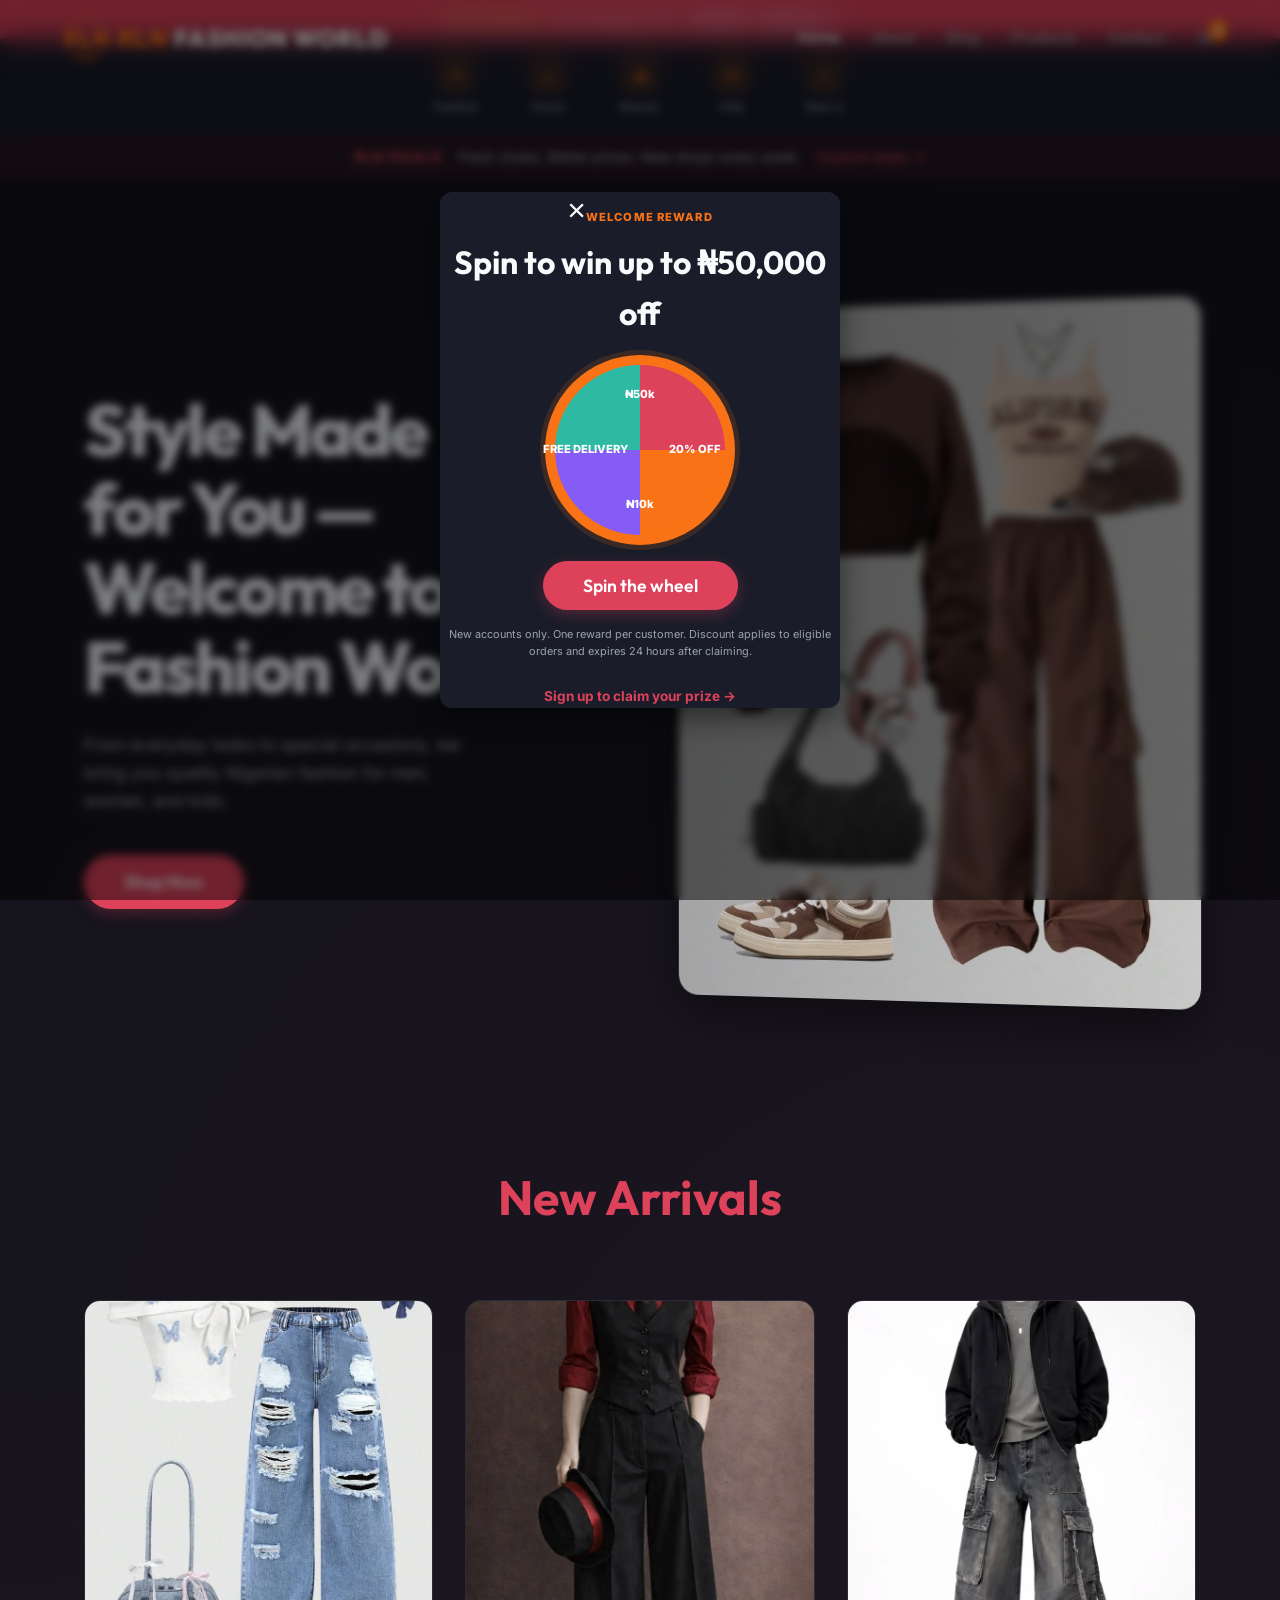
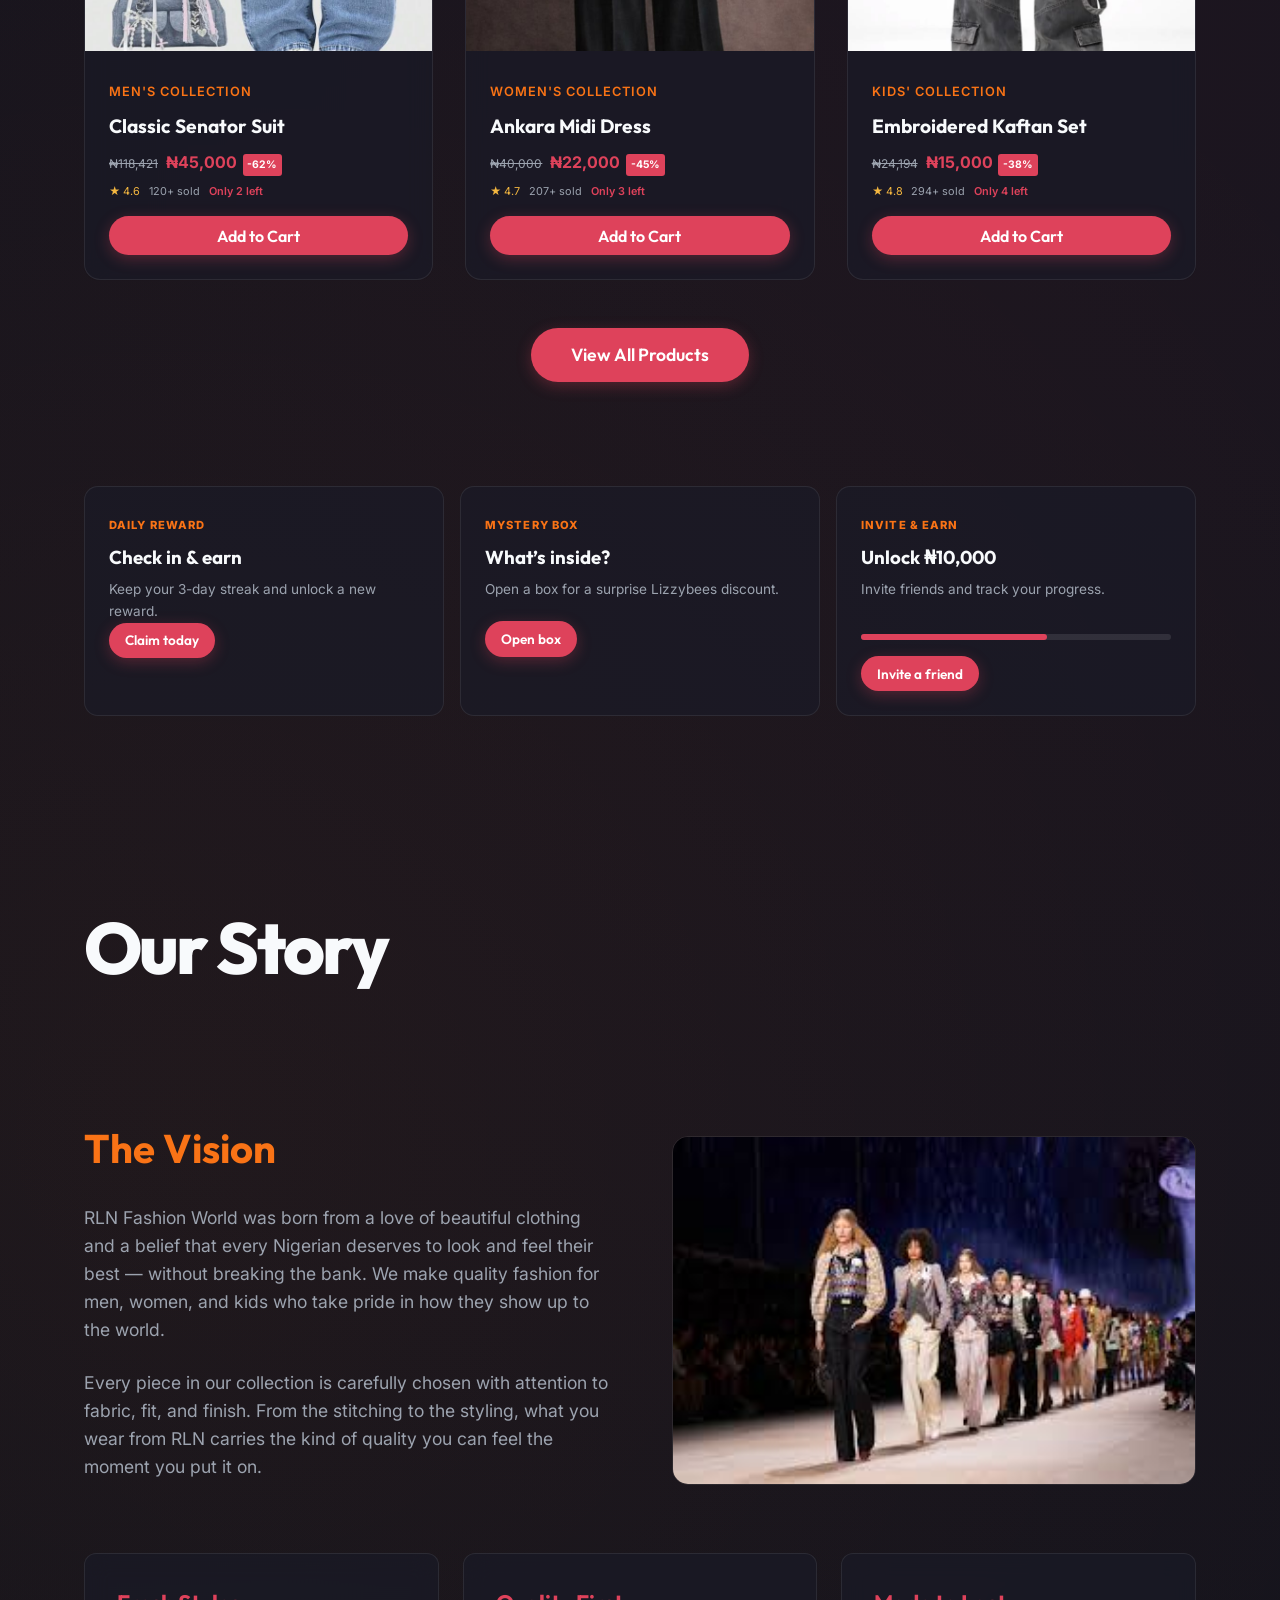
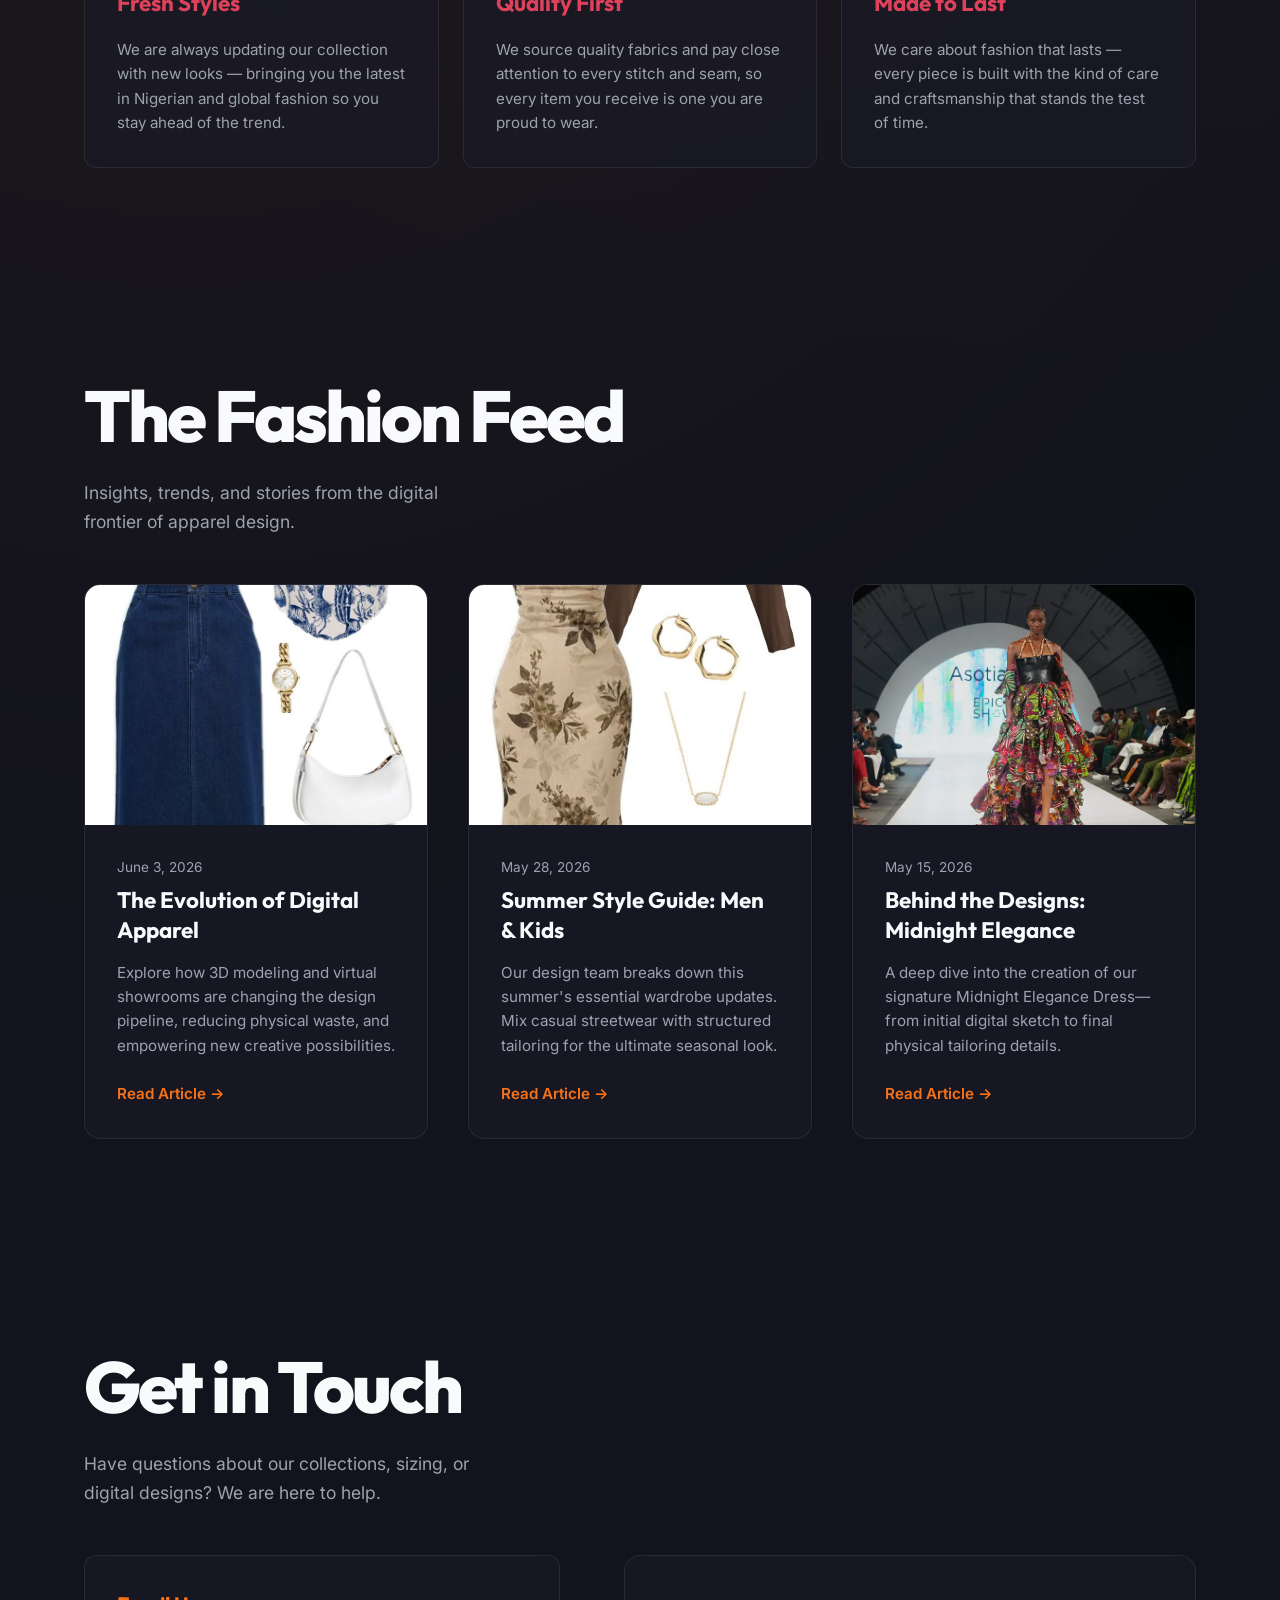
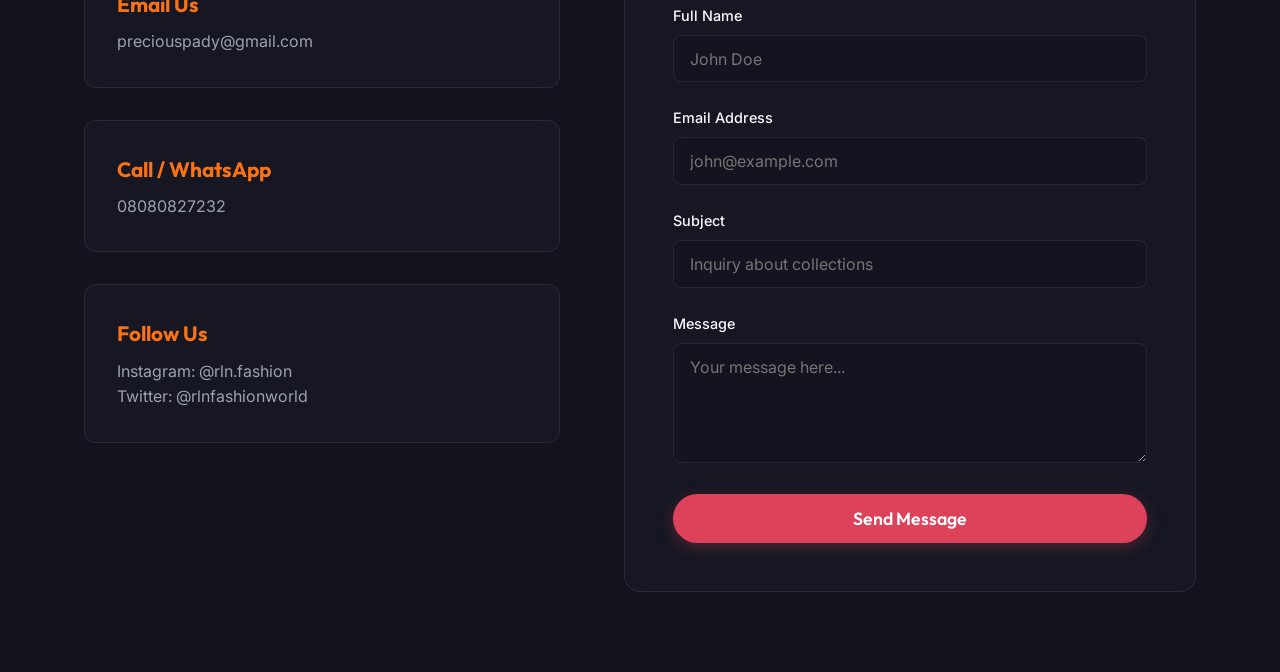
<file: index.html>
<!DOCTYPE html>
<html lang="en">
<head>
    <meta charset="UTF-8">
    <meta name="viewport" content="width=device-width, initial-scale=1.0">
    <title>RLN Fashion World | Welcome</title>
    <link rel="stylesheet" href="styles.css">
    <meta name="description" content="Welcome to RLN Fashion World - Quality Nigerian fashion for men, women, and kids.">
</head>
<body>
    <header id="navbar">
        <a href="#home" class="logo">
            <div class="logo-circle">
                <span class="brand-text">RLN</span>
            </div>
            <div class="logo-text">
                <span>RLN</span> <span class="brand-text">FASHION WORLD</span>
            </div>
        </a>
        <nav class="nav-links">
            <a href="#home" class="active">Home</a>
            <a href="#about">About</a>
            <a href="#blog">Blog</a>
            <a href="shop.html">Products</a>
            <a href="#contact">Contact</a>
            <a href="#" id="cart-icon" class="cart-icon-link">
                🛒 <span id="cart-count">0</span>
            </a>
        </nav>
    </header>

    <main>
        <div class="promo-bar" id="deal-banner"><strong>FLASH DEALS</strong><span>Extra savings end in</span><b id="deal-timer">02:14:33</b><a href="shop.html">Shop now &rarr;</a></div>
        <div class="category-strip" aria-label="Shop categories">
            <a href="shop.html"><span>✦</span>Fashion</a><a href="shop.html"><span>⌂</span>Home</a><a href="shop.html"><span>◈</span>Beauty</a><a href="shop.html"><span>☆</span>Kids</a><a href="shop.html"><span>+</span>New in</a>
        </div>
        <div class="marketplace-strip"><strong>RLN DEALS</strong><span>Fresh styles. Better prices. New drops every week.</span><a href="shop.html">Explore deals &rarr;</a></div>
        <!-- HOME SECTION -->
        <section id="home" class="hero">
            <div class="hero-content">
                <h1 class="hero-title">Style Made for You — Welcome to RLN Fashion World</h1>
                <p class="hero-desc">From everyday looks to special occasions, we bring you quality Nigerian fashion for men, women, and kids.</p>
                <a href="shop.html" class="btn">Shop Now</a>
            </div>
            <div class="hero-image-wrapper">
                <img src="images/image1.jpg" alt="RLN Fashion World Collection" class="hero-image">
                <div class="hero-image-overlay"></div>
            </div>
        </section>

        <!-- NEW ARRIVALS SECTION -->
        <section class="new-arrivals reveal" id="new-arrivals">
            <h2 class="section-title">New Arrivals</h2>
            <div class="arrivals-grid">
                <div class="product-card">
                    <img src="images/image2.jpg" alt="Men's Collection" class="product-image">
                    <div class="product-info">
                        <p class="product-tag">Men's Collection</p>
                        <h3 class="product-title">Classic Senator Suit</h3>
                        <p class="product-price">&#8358;45,000</p>
                        <button class="btn add-to-cart-btn" data-id="p1" data-name="Classic Senator Suit" data-price="45000" data-image="images/image2.jpg" data-category="men">Add to Cart</button>
                    </div>
                </div>
                <div class="product-card">
                    <img src="images/image3.jpg" alt="Women's Collection" class="product-image">
                    <div class="product-info">
                        <p class="product-tag">Women's Collection</p>
                        <h3 class="product-title">Ankara Midi Dress</h3>
                        <p class="product-price">&#8358;22,000</p>
                        <button class="btn add-to-cart-btn" data-id="p2" data-name="Ankara Midi Dress" data-price="22000" data-image="images/image3.jpg" data-category="women">Add to Cart</button>
                    </div>
                </div>
                <div class="product-card">
                    <img src="images/image4.jpg" alt="Kids' Collection" class="product-image">
                    <div class="product-info">
                        <p class="product-tag">Kids' Collection</p>
                        <h3 class="product-title">Embroidered Kaftan Set</h3>
                        <p class="product-price">&#8358;15,000</p>
                        <button class="btn add-to-cart-btn" data-id="p3" data-name="Embroidered Kaftan Set" data-price="15000" data-image="images/image4.jpg" data-category="kids">Add to Cart</button>
                    </div>
                </div>
            </div>
            <div style="text-align: center; margin-top: 3rem;">
                <a href="shop.html" class="btn">View All Products</a>
            </div>
        </section>

        <section class="reward-grid reveal" aria-label="Rewards and promotions">
            <article class="reward-card checkin-card"><span class="reward-kicker">DAILY REWARD</span><h3>Check in & earn</h3><p>Keep your 3-day streak and unlock a new reward.</p><button class="btn reward-action" id="checkin-btn">Claim today</button></article>
            <article class="reward-card mystery-card"><span class="reward-kicker">MYSTERY BOX</span><h3>What’s inside?</h3><p>Open a box for a surprise Lizzybees discount.</p><button class="btn reward-action" id="mystery-btn">Open box</button></article>
            <article class="reward-card referral-card"><span class="reward-kicker">INVITE & EARN</span><h3>Unlock ₦10,000</h3><p>Invite friends and track your progress.</p><div class="referral-progress"><span></span></div><button class="btn reward-action" id="referral-btn">Invite a friend</button></article>
        </section>

        <!-- ABOUT SECTION -->
        <section id="about" class="about-section">
            <h1 class="hero-title reveal">Our Story</h1>
            <p class="hero-desc reveal">Quality clothing, honest prices, and style that speaks for itself.</p>

            <div class="about-content reveal">
                <div class="about-text">
                    <h2>The Vision</h2>
                    <p>RLN Fashion World was born from a love of beautiful clothing and a belief that every Nigerian deserves to look and feel their best — without breaking the bank. We make quality fashion for men, women, and kids who take pride in how they show up to the world.</p>
                    <p>Every piece in our collection is carefully chosen with attention to fabric, fit, and finish. From the stitching to the styling, what you wear from RLN carries the kind of quality you can feel the moment you put it on.</p>
                </div>
                <div class="about-image-wrapper">
                    <img src="images/image5.jpg" alt="About RLN Fashion" class="about-image" style="width: 100%; border-radius: 16px; object-fit: cover; display: block; max-height: 450px; border: 1px solid var(--border);">
                </div>
            </div>

            <div class="about-values reveal">
                <div class="value-card">
                    <h3>Fresh Styles</h3>
                    <p>We are always updating our collection with new looks — bringing you the latest in Nigerian and global fashion so you stay ahead of the trend.</p>
                </div>
                <div class="value-card">
                    <h3>Quality First</h3>
                    <p>We source quality fabrics and pay close attention to every stitch and seam, so every item you receive is one you are proud to wear.</p>
                </div>
                <div class="value-card">
                    <h3>Made to Last</h3>
                    <p>We care about fashion that lasts — every piece is built with the kind of care and craftsmanship that stands the test of time.</p>
                </div>
            </div>
        </section>

        <!-- BLOG SECTION -->
        <section id="blog" class="blog-section">
            <h1 class="hero-title reveal">The Fashion Feed</h1>
            <p class="hero-desc reveal">Insights, trends, and stories from the digital frontier of apparel design.</p>

            <div class="blog-grid">
                <!-- Blog Post 1 -->
                <article class="blog-card reveal">
                    <img src="images/image6.jpg" alt="The Evolution of Digital Apparel" class="blog-image">
                    <div class="blog-info">
                        <span class="blog-date">June 3, 2026</span>
                        <h2 class="blog-title">The Evolution of Digital Apparel</h2>
                        <p class="blog-excerpt">Explore how 3D modeling and virtual showrooms are changing the design pipeline, reducing physical waste, and empowering new creative possibilities.</p>
                        <a href="#" class="blog-link">Read Article &rarr;</a>
                    </div>
                </article>

                <!-- Blog Post 2 -->
                <article class="blog-card reveal">
                    <img src="images/image7.jpg" alt="Summer Style Guide: Men & Kids" class="blog-image">
                    <div class="blog-info">
                        <span class="blog-date">May 28, 2026</span>
                        <h2 class="blog-title">Summer Style Guide: Men & Kids</h2>
                        <p class="blog-excerpt">Our design team breaks down this summer's essential wardrobe updates. Mix casual streetwear with structured tailoring for the ultimate seasonal look.</p>
                        <a href="#" class="blog-link">Read Article &rarr;</a>
                    </div>
                </article>

                <!-- Blog Post 3 -->
                <article class="blog-card reveal">
                    <img src="images/image8.webp" alt="Behind the Designs: Midnight Elegance" class="blog-image">
                    <div class="blog-info">
                        <span class="blog-date">May 15, 2026</span>
                        <h2 class="blog-title">Behind the Designs: Midnight Elegance</h2>
                        <p class="blog-excerpt">A deep dive into the creation of our signature Midnight Elegance Dress—from initial digital sketch to final physical tailoring details.</p>
                        <a href="#" class="blog-link">Read Article &rarr;</a>
                    </div>
                </article>
            </div>
        </section>



        <!-- CONTACT SECTION -->
        <section id="contact" class="contact-section">
            <h1 class="hero-title reveal">Get in Touch</h1>
            <p class="hero-desc reveal">Have questions about our collections, sizing, or digital designs? We are here to help.</p>

            <div class="contact-container reveal">
                <!-- Contact Info Section -->
                <div class="contact-info">
                    <div class="contact-card">
                        <h3>Email Us</h3>
                        <p><a href="mailto:preciouspady@gmail.com" style="color: inherit;">preciouspady@gmail.com</a></p>
                    </div>

                    <div class="contact-card">
                        <h3>Call / WhatsApp</h3>
                        <p><a href="https://wa.me/2348080827232" style="color: inherit;">08080827232</a></p>
                    </div>

                    <div class="contact-card">
                        <h3>Follow Us</h3>
                        <p>Instagram: @rln.fashion</p>
                        <p>Twitter: @rlnfashionworld</p>
                    </div>
                </div>

                <!-- Contact Form Section -->
                <div class="contact-form-container">
                    <form action="https://formspree.io/f/mvkpaqbe" method="POST">
                        <!-- Redirect to thank-you page after successful submission -->
                        <input type="hidden" name="_next" value="thank-you.html">

                        <div class="form-group">
                            <label for="name">Full Name</label>
                            <input type="text" id="name" name="name" class="form-control" placeholder="John Doe" required>
                        </div>

                        <div class="form-group">
                            <label for="email">Email Address</label>
                            <input type="email" id="email" name="email" class="form-control" placeholder="john@example.com" required>
                        </div>

                        <div class="form-group">
                            <label for="subject">Subject</label>
                            <input type="text" id="subject" name="subject" class="form-control" placeholder="Inquiry about collections" required>
                        </div>

                        <div class="form-group">
                            <label for="message">Message</label>
                            <textarea id="message" name="message" class="form-control" placeholder="Your message here..." required></textarea>
                        </div>

                        <button type="submit" class="btn" style="width: 100%;">Send Message</button>
                    </form>
                </div>
            </div>
        </section>
    </main>

    <div class="modal-overlay reward-modal" id="spin-modal">
        <div class="modal-content spin-content"><button class="close-modal" id="close-spin-modal">&times;</button><span class="reward-kicker">WELCOME REWARD</span><h2>Spin to win up to ₦50,000 off</h2><div class="spin-wheel" id="spin-wheel"><span>₦50k</span><span>20% OFF</span><span>₦10k</span><span>FREE DELIVERY</span></div><button class="btn" id="spin-btn">Spin the wheel</button><p class="reward-terms">New accounts only. One reward per customer. Discount applies to eligible orders and expires 24 hours after claiming.</p><p class="spin-result" id="spin-result"></p><a class="signup-link" href="contact.html">Sign up to claim your prize &rarr;</a></div>
    </div>

    <nav class="mobile-bottom-nav" aria-label="Mobile navigation"><a href="index.html" class="active"><span>⌂</span>Home</a><a href="shop.html"><span>◈</span>Categories</a><a href="#cart-icon"><span>🛒</span>Cart</a><a href="contact.html"><span>◯</span>Account</a></nav>

    <!-- SIZE SELECTION MODAL -->
    <div class="modal-overlay" id="size-modal">
        <div class="modal-content size-modal-content">
            <div class="modal-header">
                <h3>Select Size</h3>
                <button class="close-modal" id="close-size-modal">&times;</button>
            </div>
            <div class="modal-body">
                <div id="modal-product-info" class="modal-product-info">
                    <!-- populated via js -->
                </div>
                <div class="size-selector modal-sizes" id="modal-size-selector">
                    <!-- buttons populated via js -->
                </div>
                <span class="size-error" id="modal-size-error">Please select a size</span>
                <button class="btn" id="confirm-size-btn" style="width: 100%; margin-top: 1rem;">Add to Cart</button>
            </div>
        </div>
    </div>

    <!-- CART OVERLAY -->
    <div class="cart-overlay" id="cart-overlay">
        <div class="cart-panel">
            <div class="cart-header">
                <h2>Your Cart</h2>
                <button class="close-cart" id="close-cart">&times;</button>
            </div>
            <div class="cart-items" id="cart-items">
                <!-- Cart items will be injected here via JS -->
            </div>
            <div class="cart-footer">
                <div class="cart-total">
                    <span>Subtotal:</span>
                    <span id="cart-subtotal">&#8358;0</span>
                </div>
                <a href="checkout.html" class="btn checkout-btn" style="width: 100%; text-align: center;">Proceed to Checkout</a>
            </div>
        </div>
    </div>

    <script src="script.js"></script>
</body>
</html>
</file>
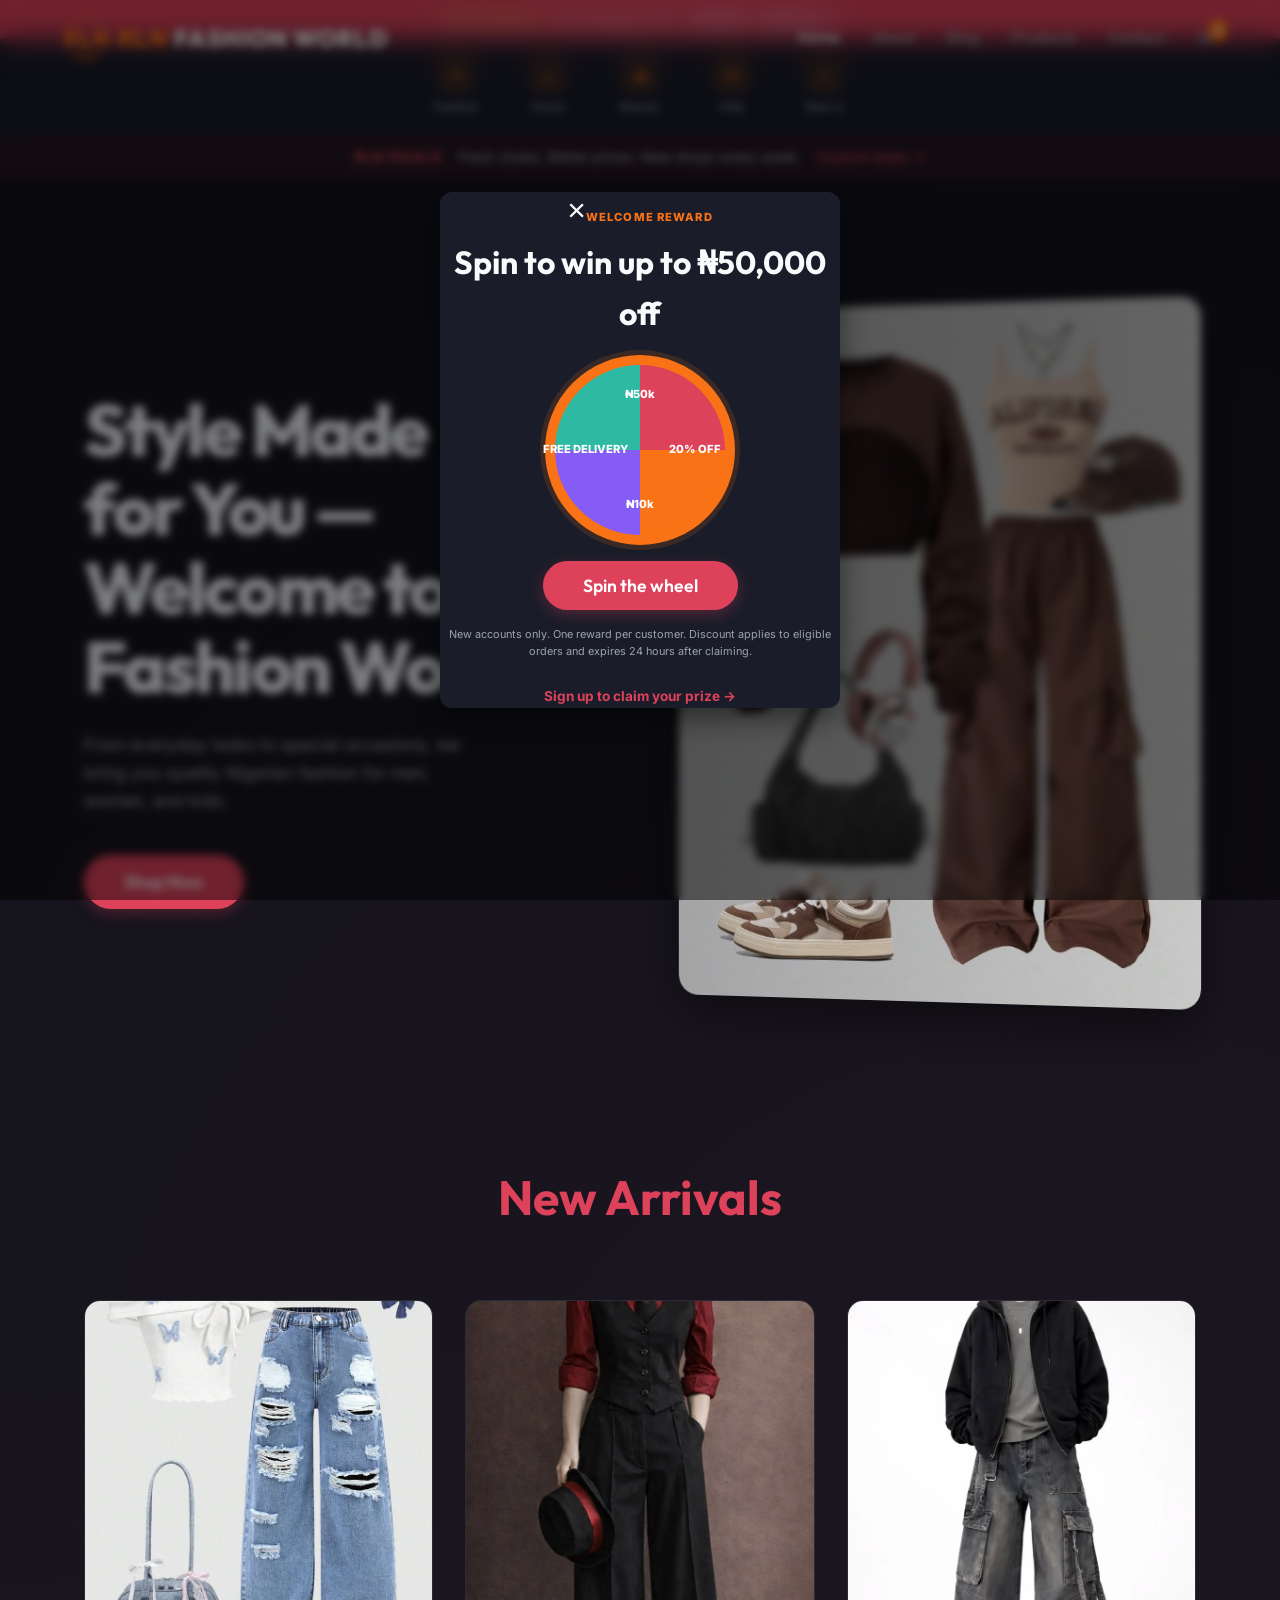
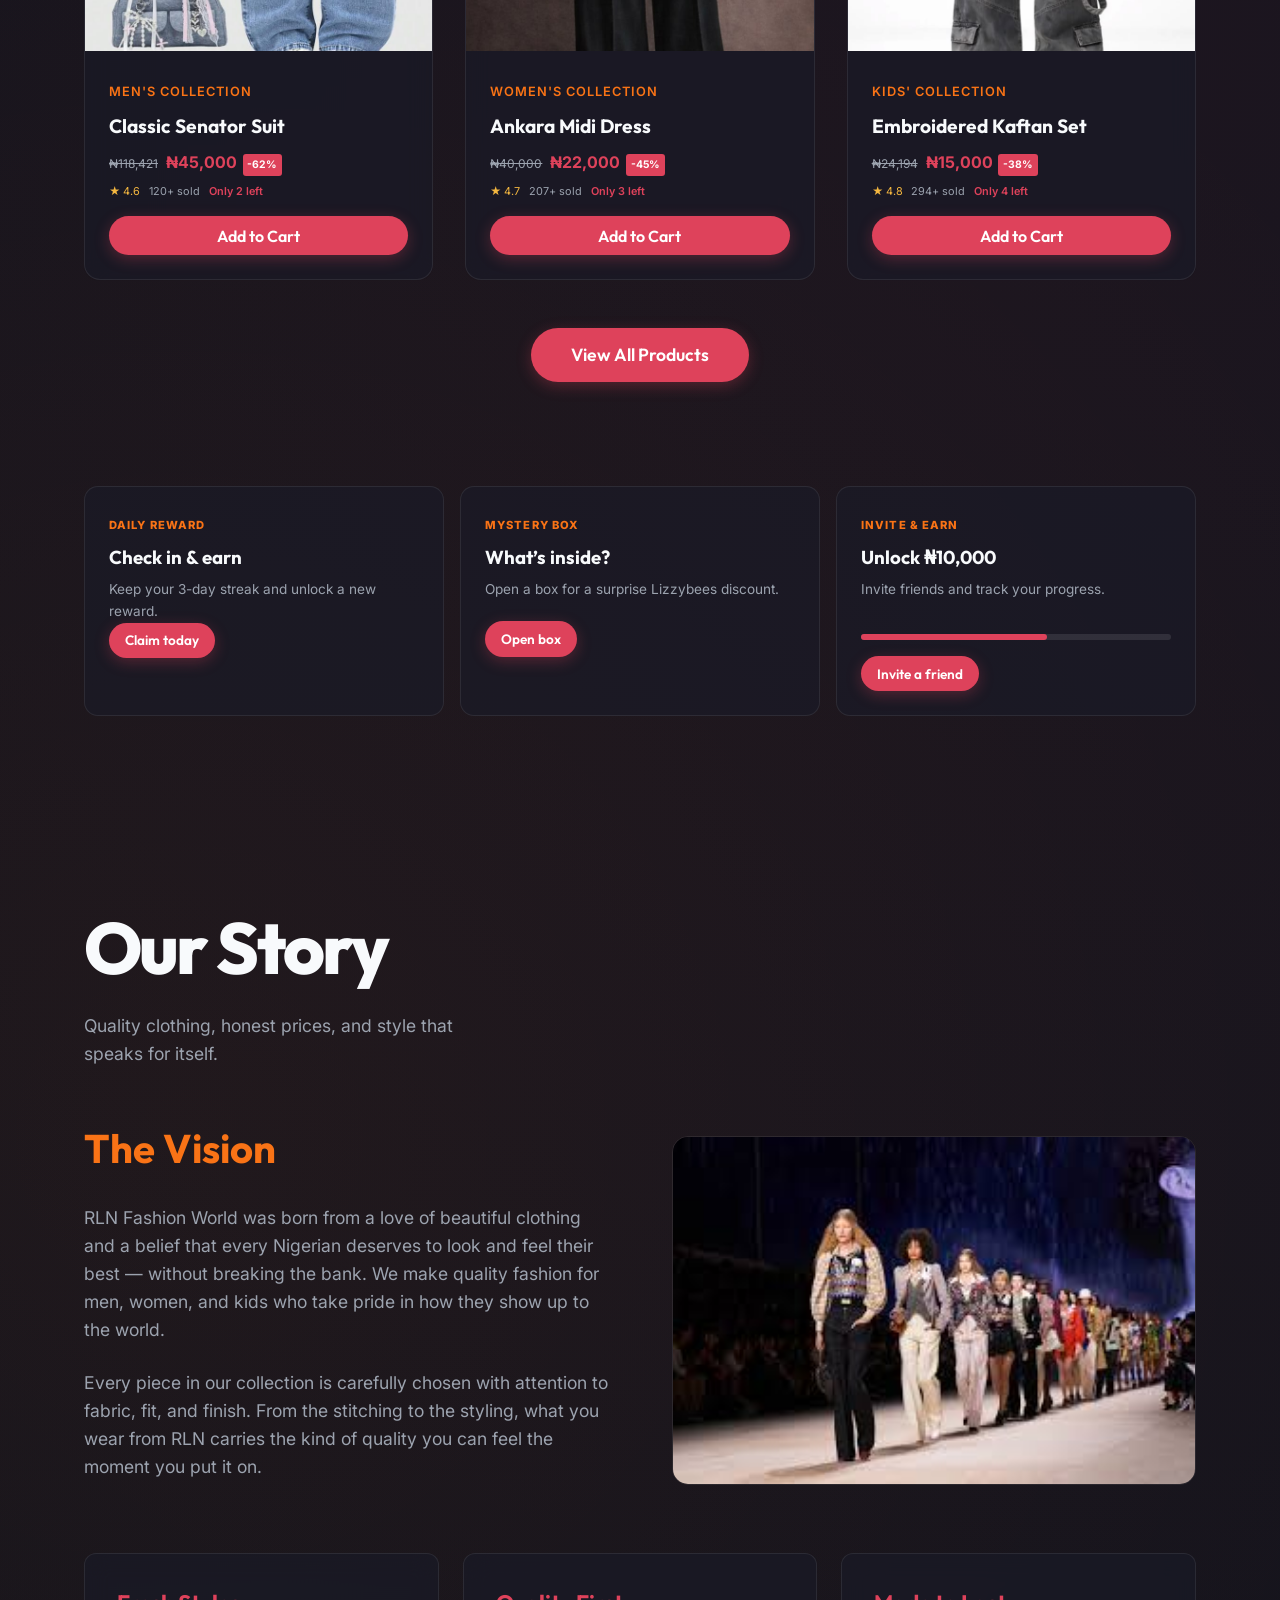
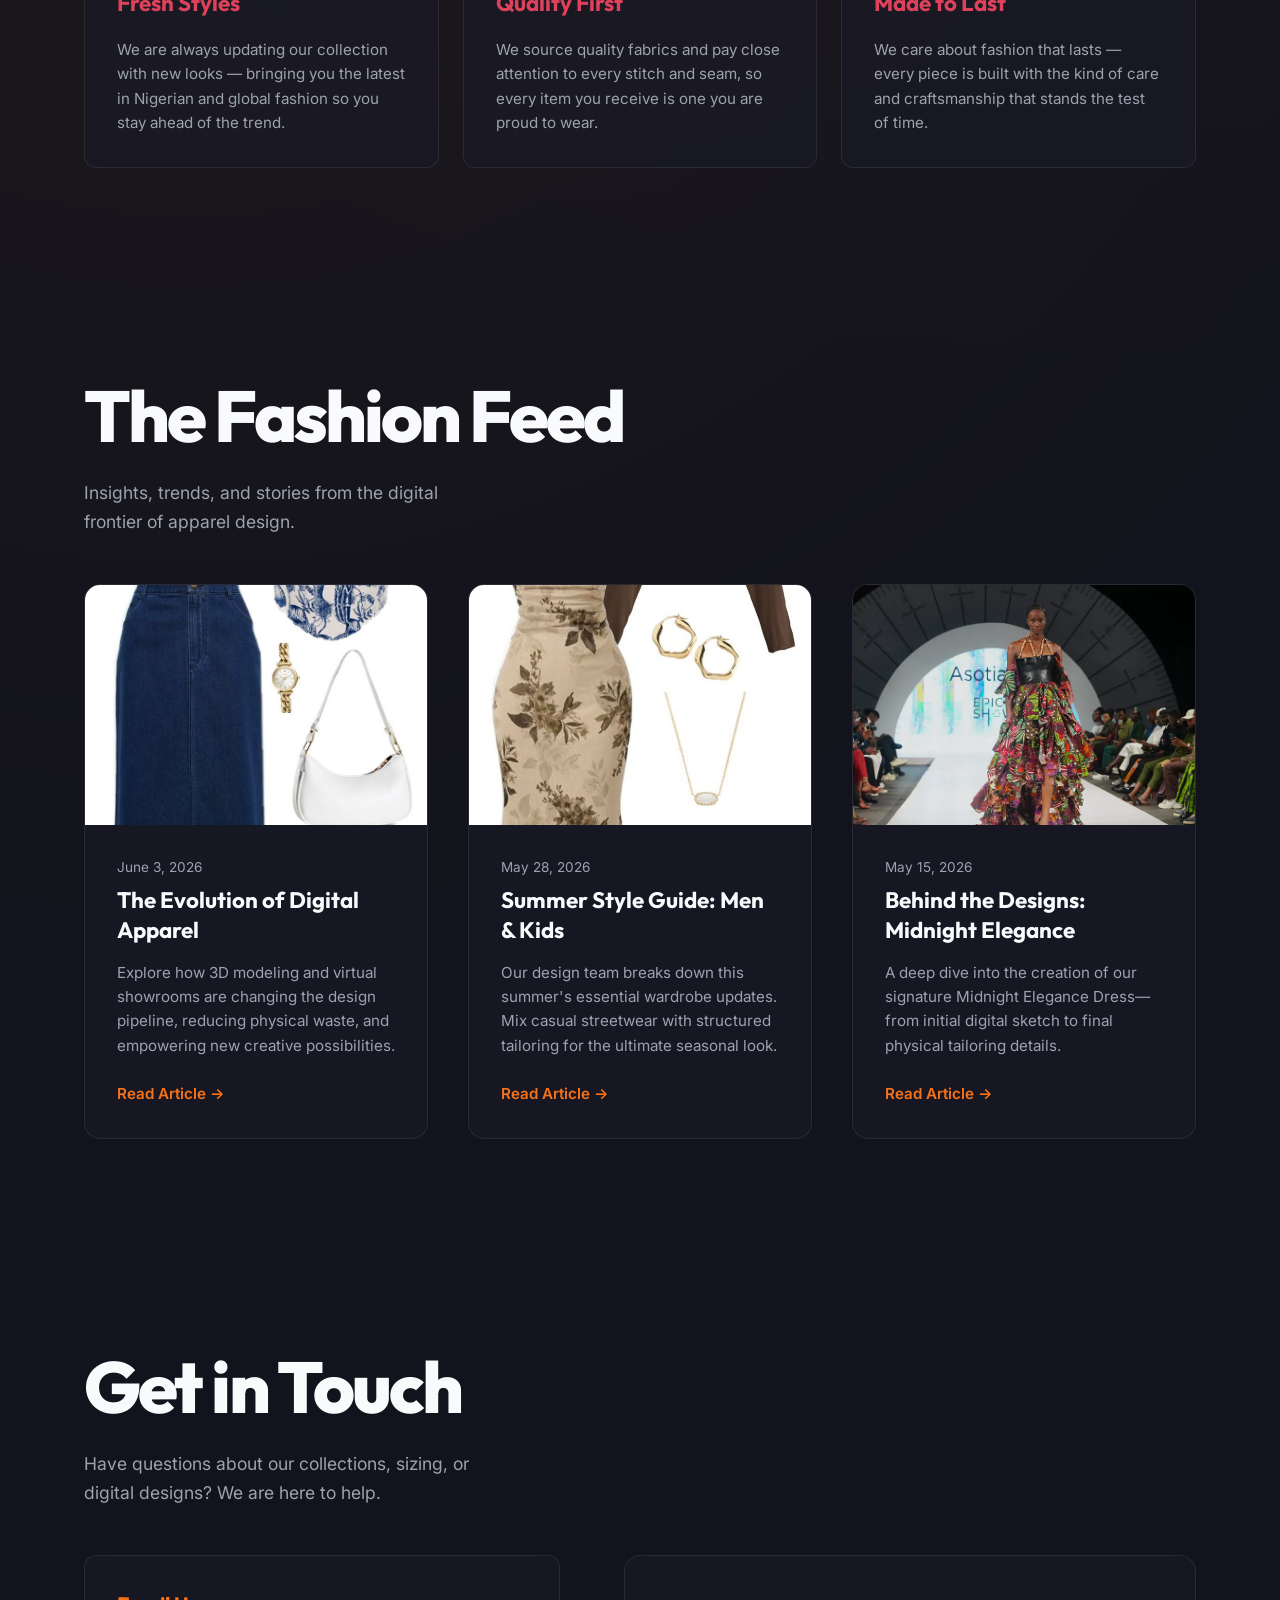
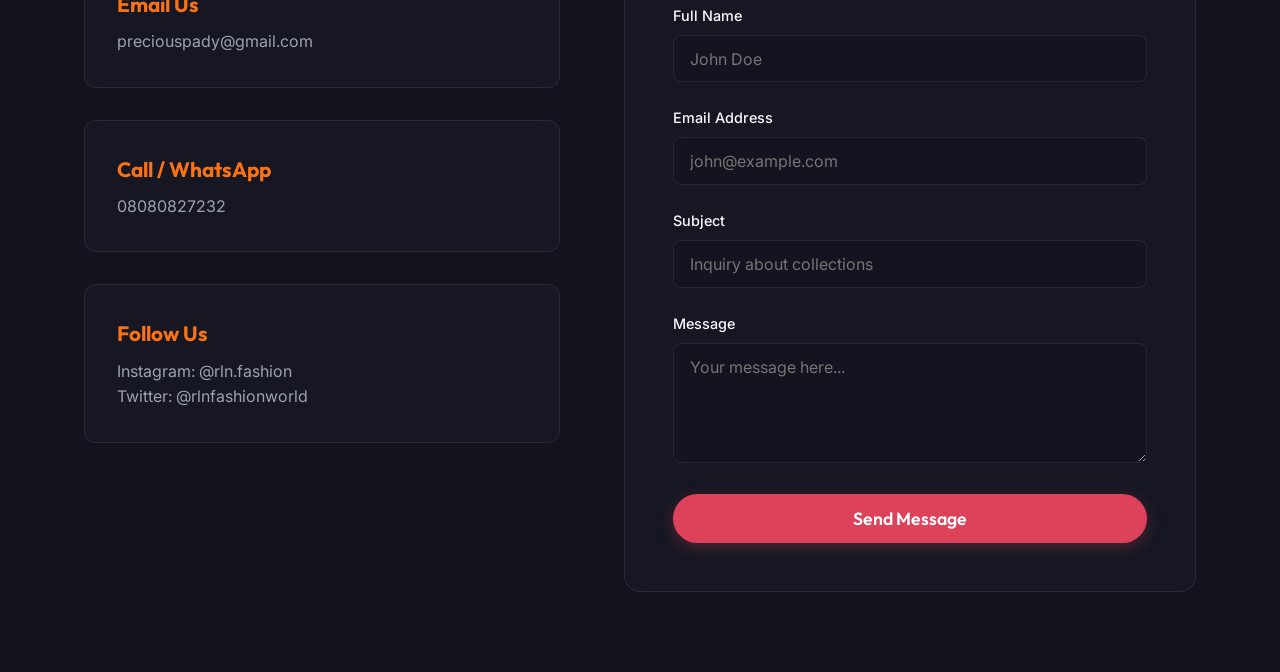
<file: about.html>
<!DOCTYPE html>
<html lang="en">
<head>
    <meta charset="UTF-8">
    <meta http-equiv="refresh" content="0; url=index.html#about">
    <title>Redirecting to RLN Fashion World...</title>
    <script>
        window.location.href = "index.html#about";
    </script>
</head>
<body>
    <p>Redirecting to the <a href="index.html#about">About section</a>...</p>
</body>
</html>
</file>
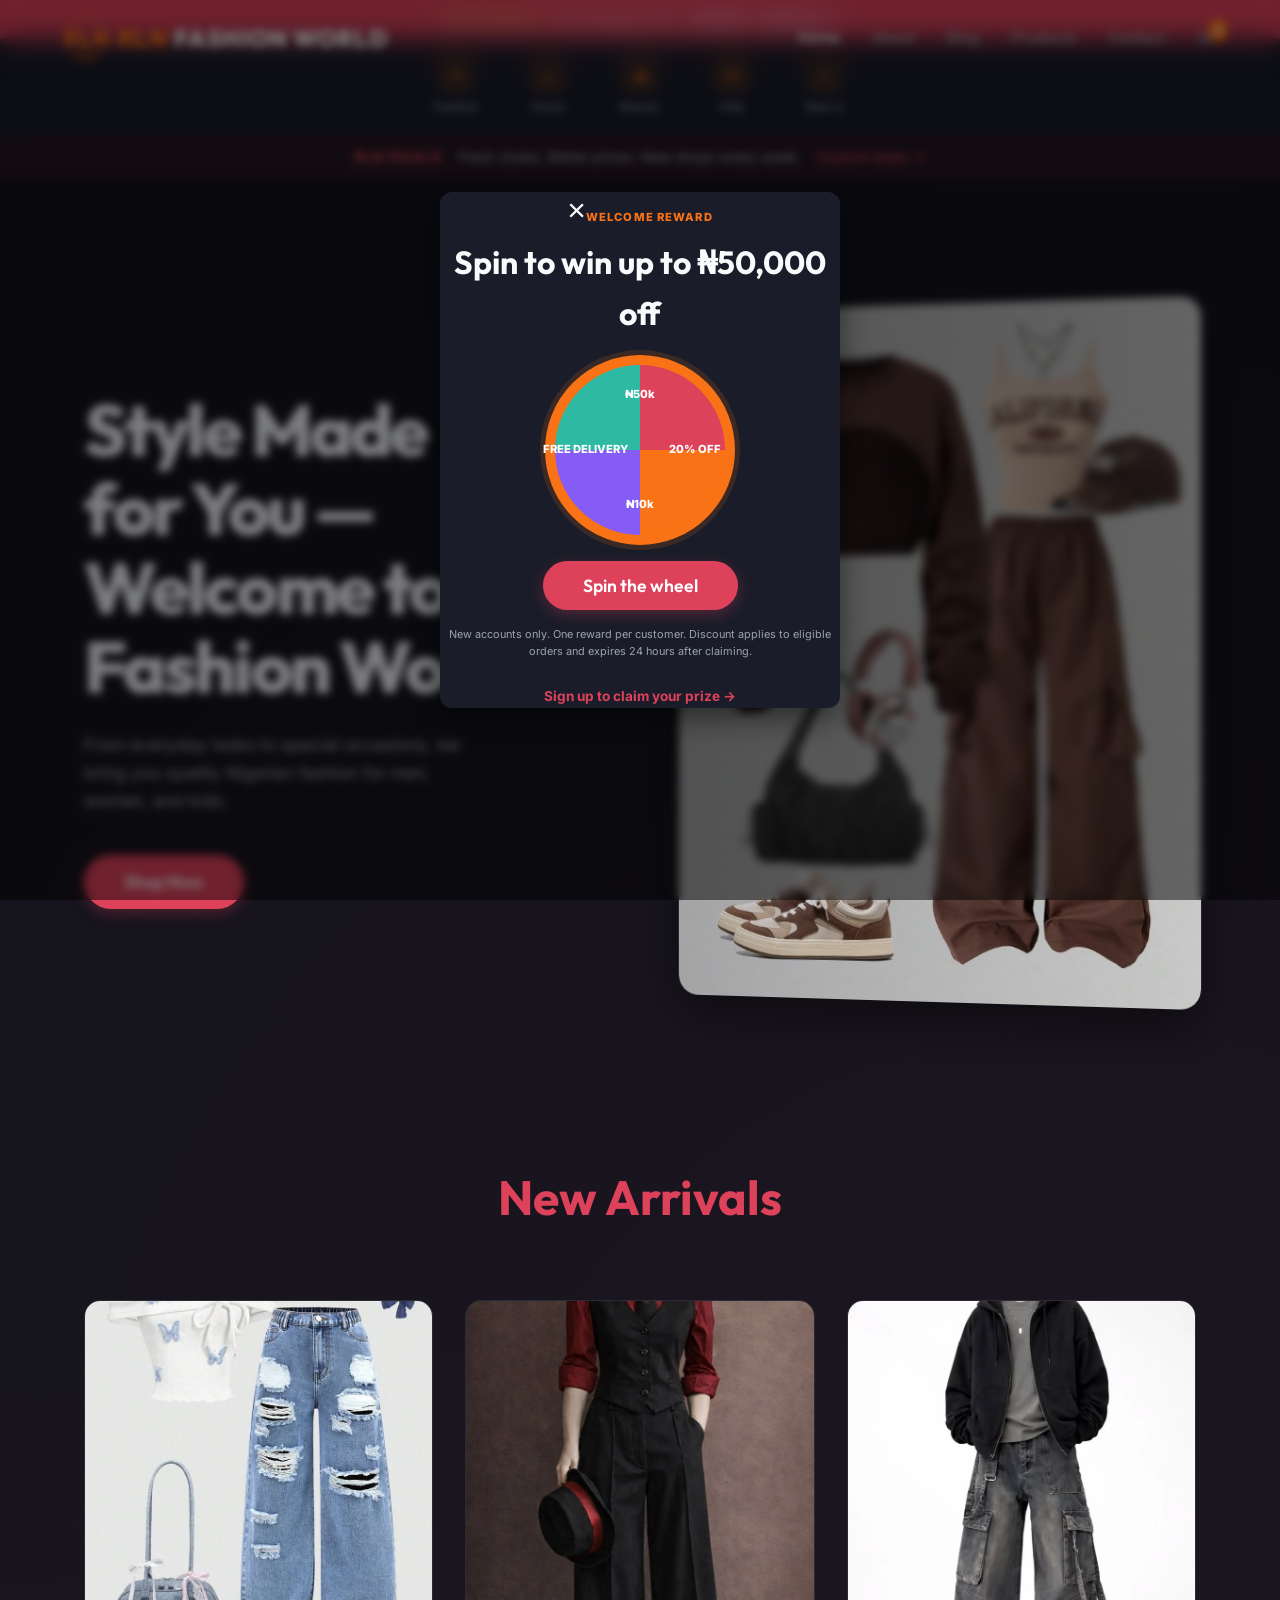
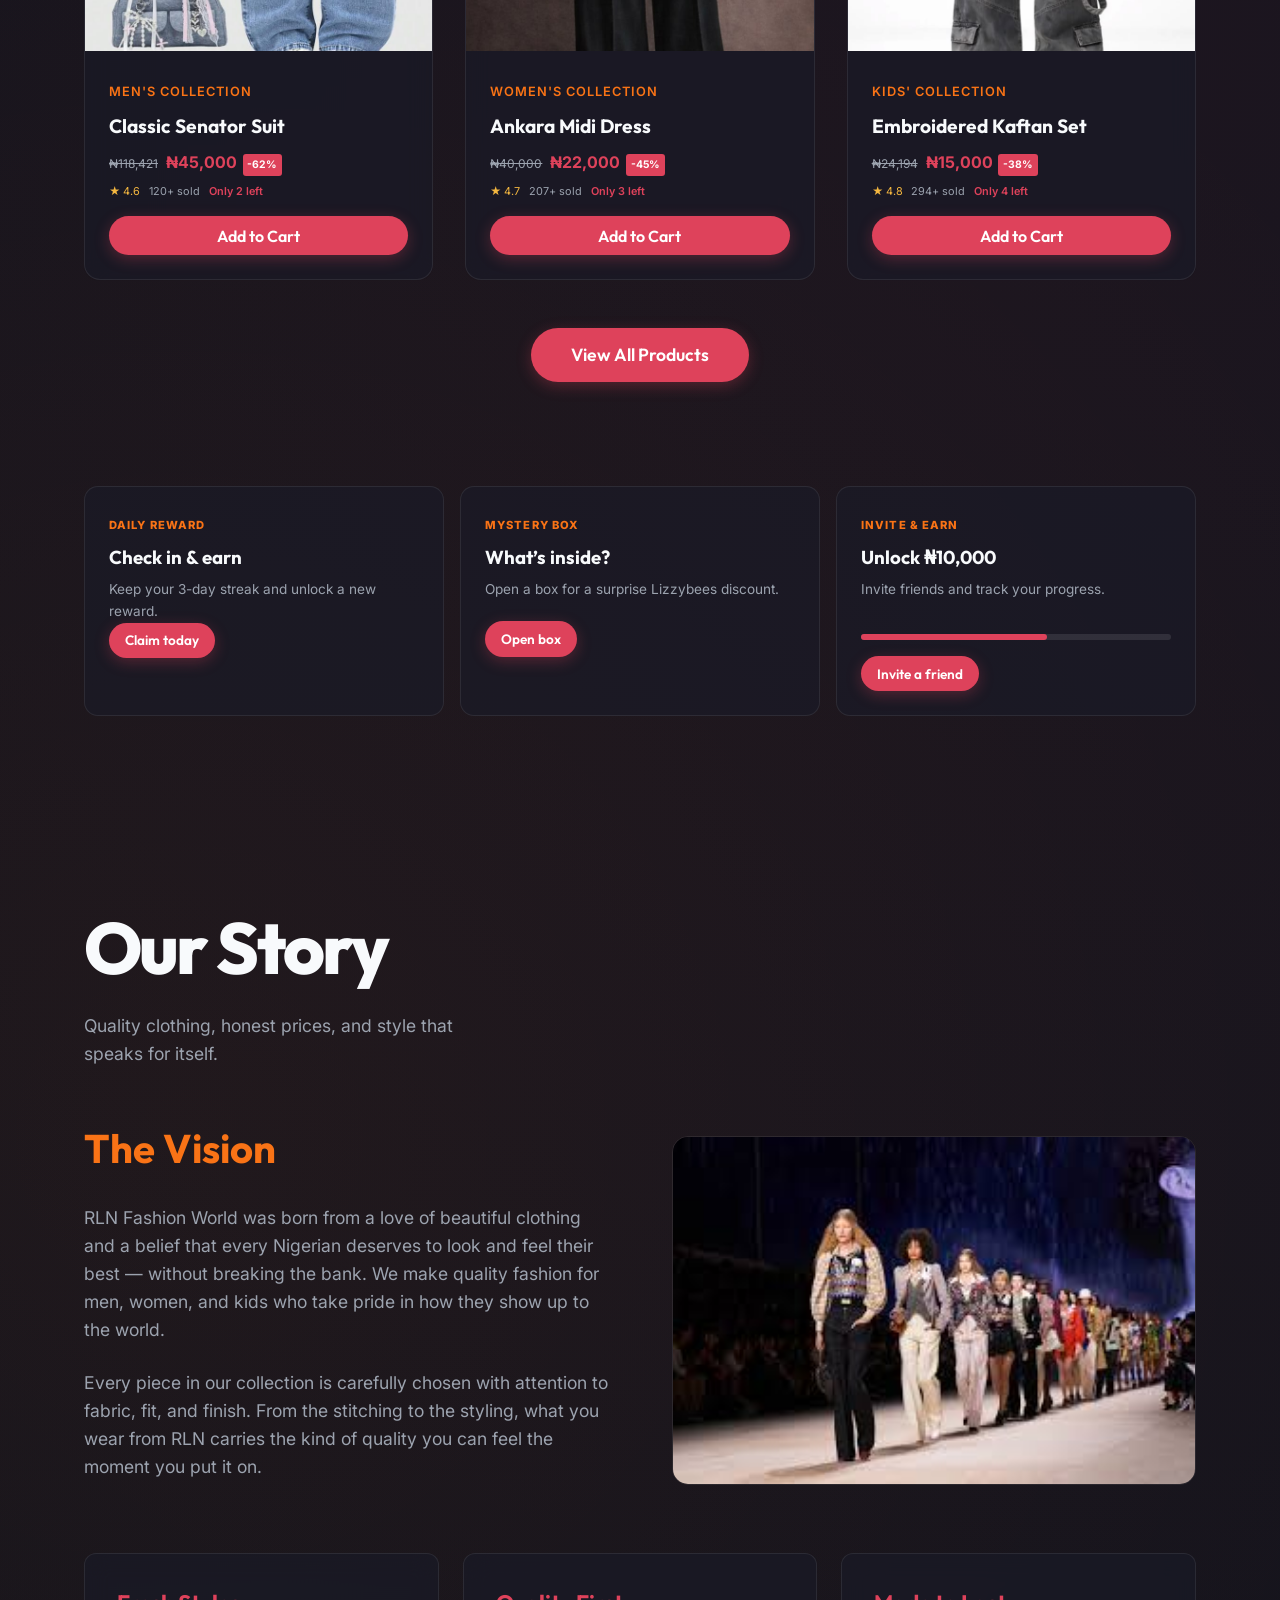
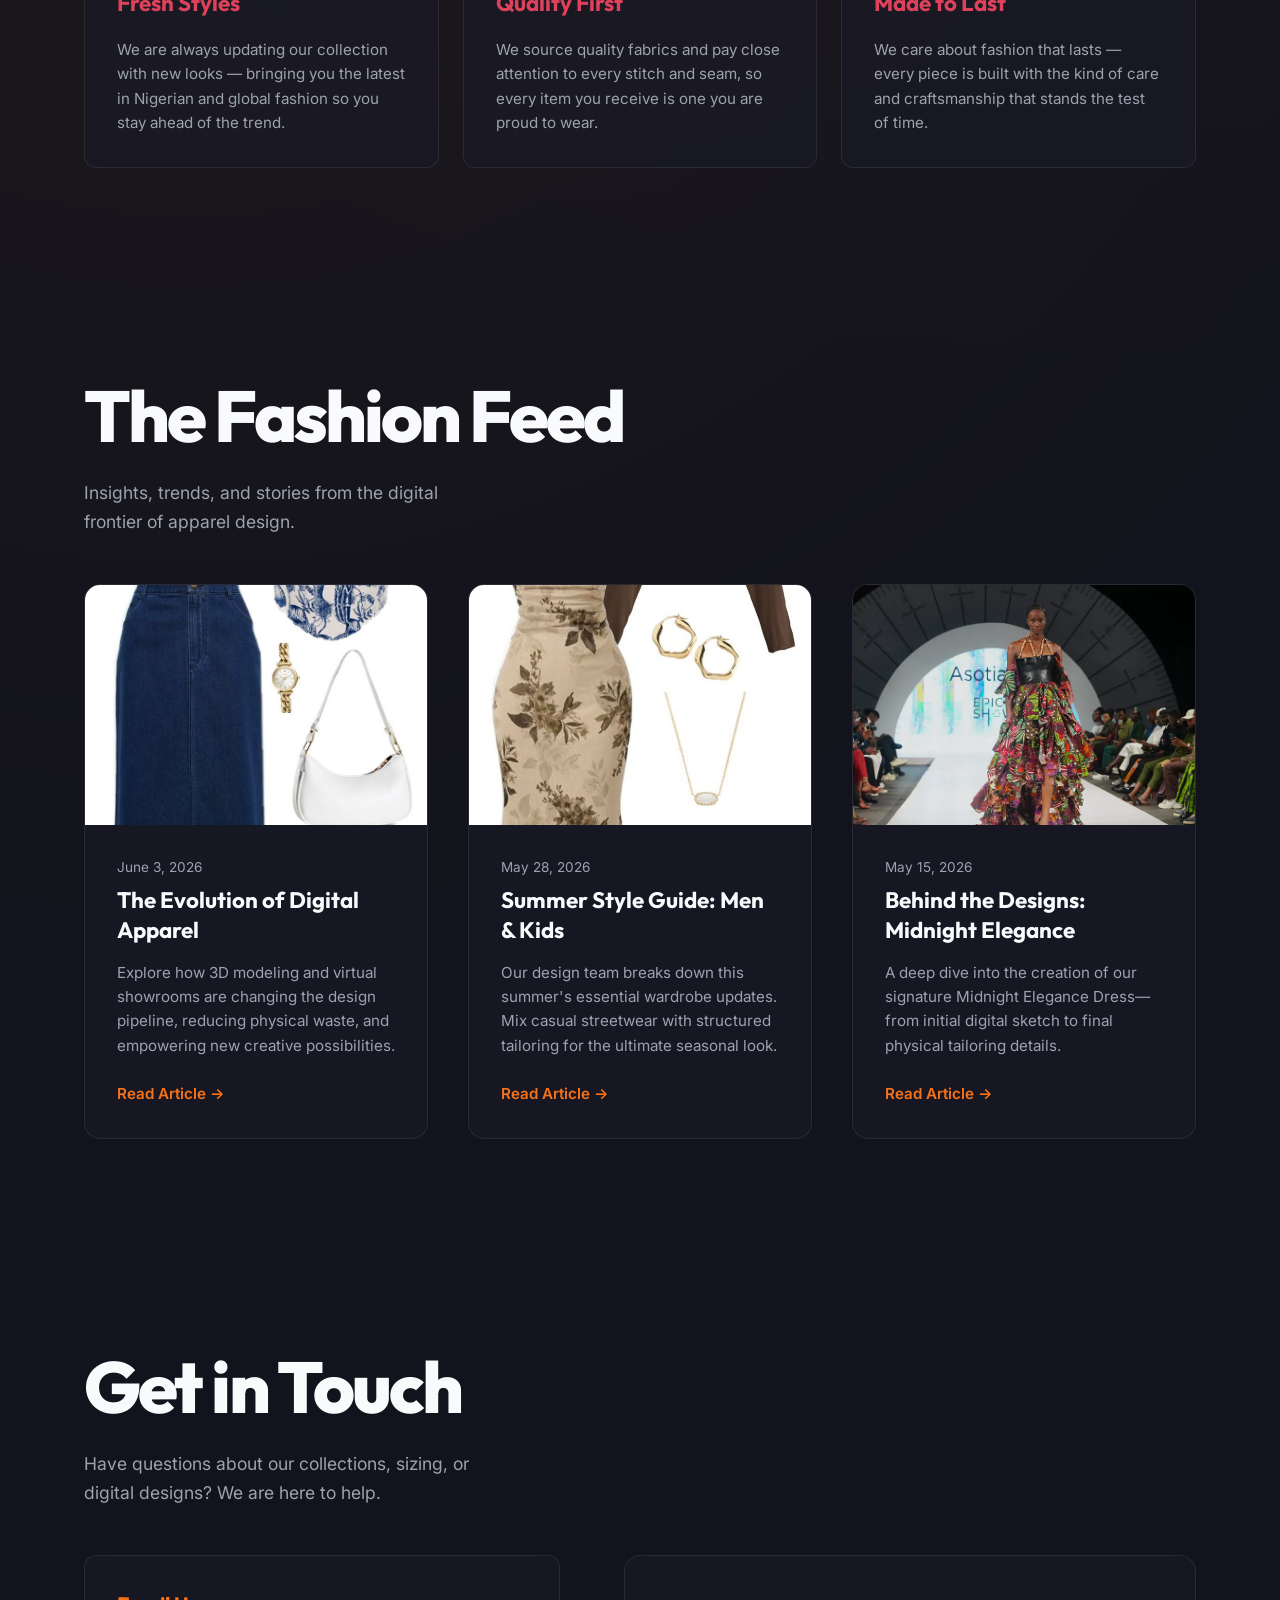
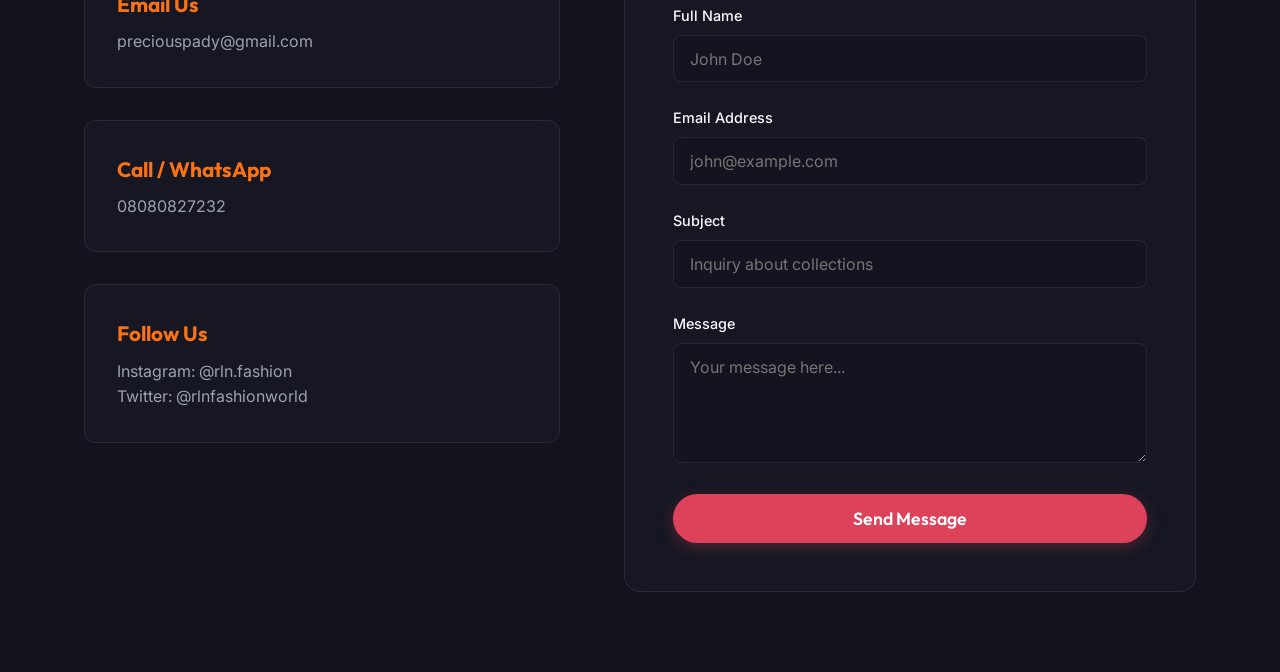
<file: blog.html>
<!DOCTYPE html>
<html lang="en">
<head>
    <meta charset="UTF-8">
    <meta http-equiv="refresh" content="0; url=index.html#blog">
    <title>Redirecting to RLN Fashion World...</title>
    <script>
        window.location.href = "index.html#blog";
    </script>
</head>
<body>
    <p>Redirecting to the <a href="index.html#blog">Blog section</a>...</p>
</body>
</html>
</file>
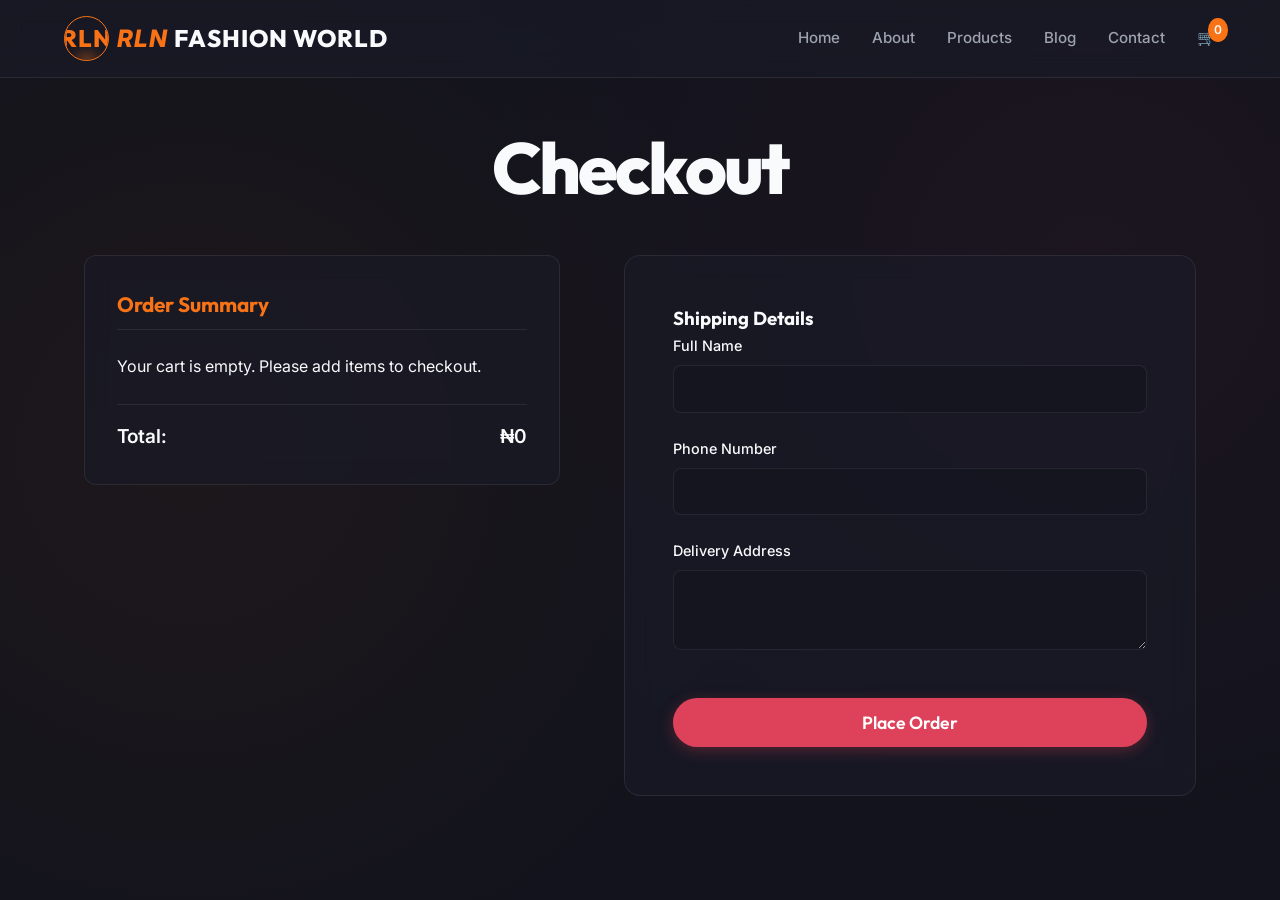
<file: checkout.html>
<!DOCTYPE html>
<html lang="en">
<head>
    <meta charset="UTF-8">
    <meta name="viewport" content="width=device-width, initial-scale=1.0">
    <title>Checkout | RLN Fashion World</title>
    <link rel="stylesheet" href="styles.css">
</head>
<body>
    <header id="navbar" class="scrolled">
        <a href="index.html#home" class="logo">
            <div class="logo-circle">
                <span class="brand-text">RLN</span>
            </div>
            <div class="logo-text">
                <span>RLN</span> <span class="brand-text">FASHION WORLD</span>
            </div>
        </a>
        <nav class="nav-links">
            <a href="index.html#home">Home</a>
            <a href="index.html#about">About</a>
            <a href="shop.html">Products</a>
            <a href="index.html#blog">Blog</a>
            <a href="index.html#contact">Contact</a>
            <a href="#" id="cart-icon" class="cart-icon-link">
                🛒 <span id="cart-count">0</span>
            </a>
        </nav>
    </header>

    <main>
        <section class="checkout-section">
            <h1 class="hero-title reveal" style="text-align: center; margin-bottom: 3rem;">Checkout</h1>
            
            <div class="checkout-container reveal">
                <!-- Order Summary -->
                <div class="order-summary-container">
                    <h3>Order Summary</h3>
                    <div id="checkout-items" class="checkout-items">
                        <!-- Items populated via JS -->
                    </div>
                    <div class="checkout-total">
                        <span>Total:</span>
                        <span id="checkout-subtotal">&#8358;0</span>
                    </div>
                </div>

                <!-- Checkout Form -->
                <div class="contact-form-container checkout-form">
                    <h3>Shipping Details</h3>
                    <form id="checkout-form">
                        <div class="form-group">
                            <label for="checkout-name">Full Name</label>
                            <input type="text" id="checkout-name" class="form-control" required>
                        </div>
                        <div class="form-group">
                            <label for="checkout-phone">Phone Number</label>
                            <input type="tel" id="checkout-phone" class="form-control" required>
                        </div>
                        <div class="form-group">
                            <label for="checkout-address">Delivery Address</label>
                            <textarea id="checkout-address" class="form-control" required style="min-height: 80px;"></textarea>
                        </div>
                        
                        <!-- Future Payment Integration Note -->
                        <!-- NOTE FOR DEVELOPERS: -->
                        <!-- This is where a payment gateway like Paystack or Flutterwave would be integrated. -->
                        <!-- Instead of simply placing an order, this button would trigger the payment modal. -->
                        <!-- See script.js checkout form submission logic for more details. -->
                        
                        <button type="submit" class="btn" style="width: 100%; margin-top: 1rem;">Place Order</button>
                    </form>
                </div>
            </div>
        </section>
    </main>

    <!-- CART OVERLAY (Even on checkout page so it doesn't break if clicked) -->
    <div class="cart-overlay" id="cart-overlay">
        <div class="cart-panel">
            <div class="cart-header">
                <h2>Your Cart</h2>
                <button class="close-cart" id="close-cart">&times;</button>
            </div>
            <div class="cart-items" id="cart-items">
                <!-- Cart items will be injected here via JS -->
            </div>
            <div class="cart-footer">
                <div class="cart-total">
                    <span>Subtotal:</span>
                    <span id="cart-subtotal">&#8358;0</span>
                </div>
                <a href="checkout.html" class="btn checkout-btn" style="width: 100%; text-align: center;">Proceed to Checkout</a>
            </div>
        </div>
    </div>

    <script src="script.js"></script>
</body>
</html>
</file>
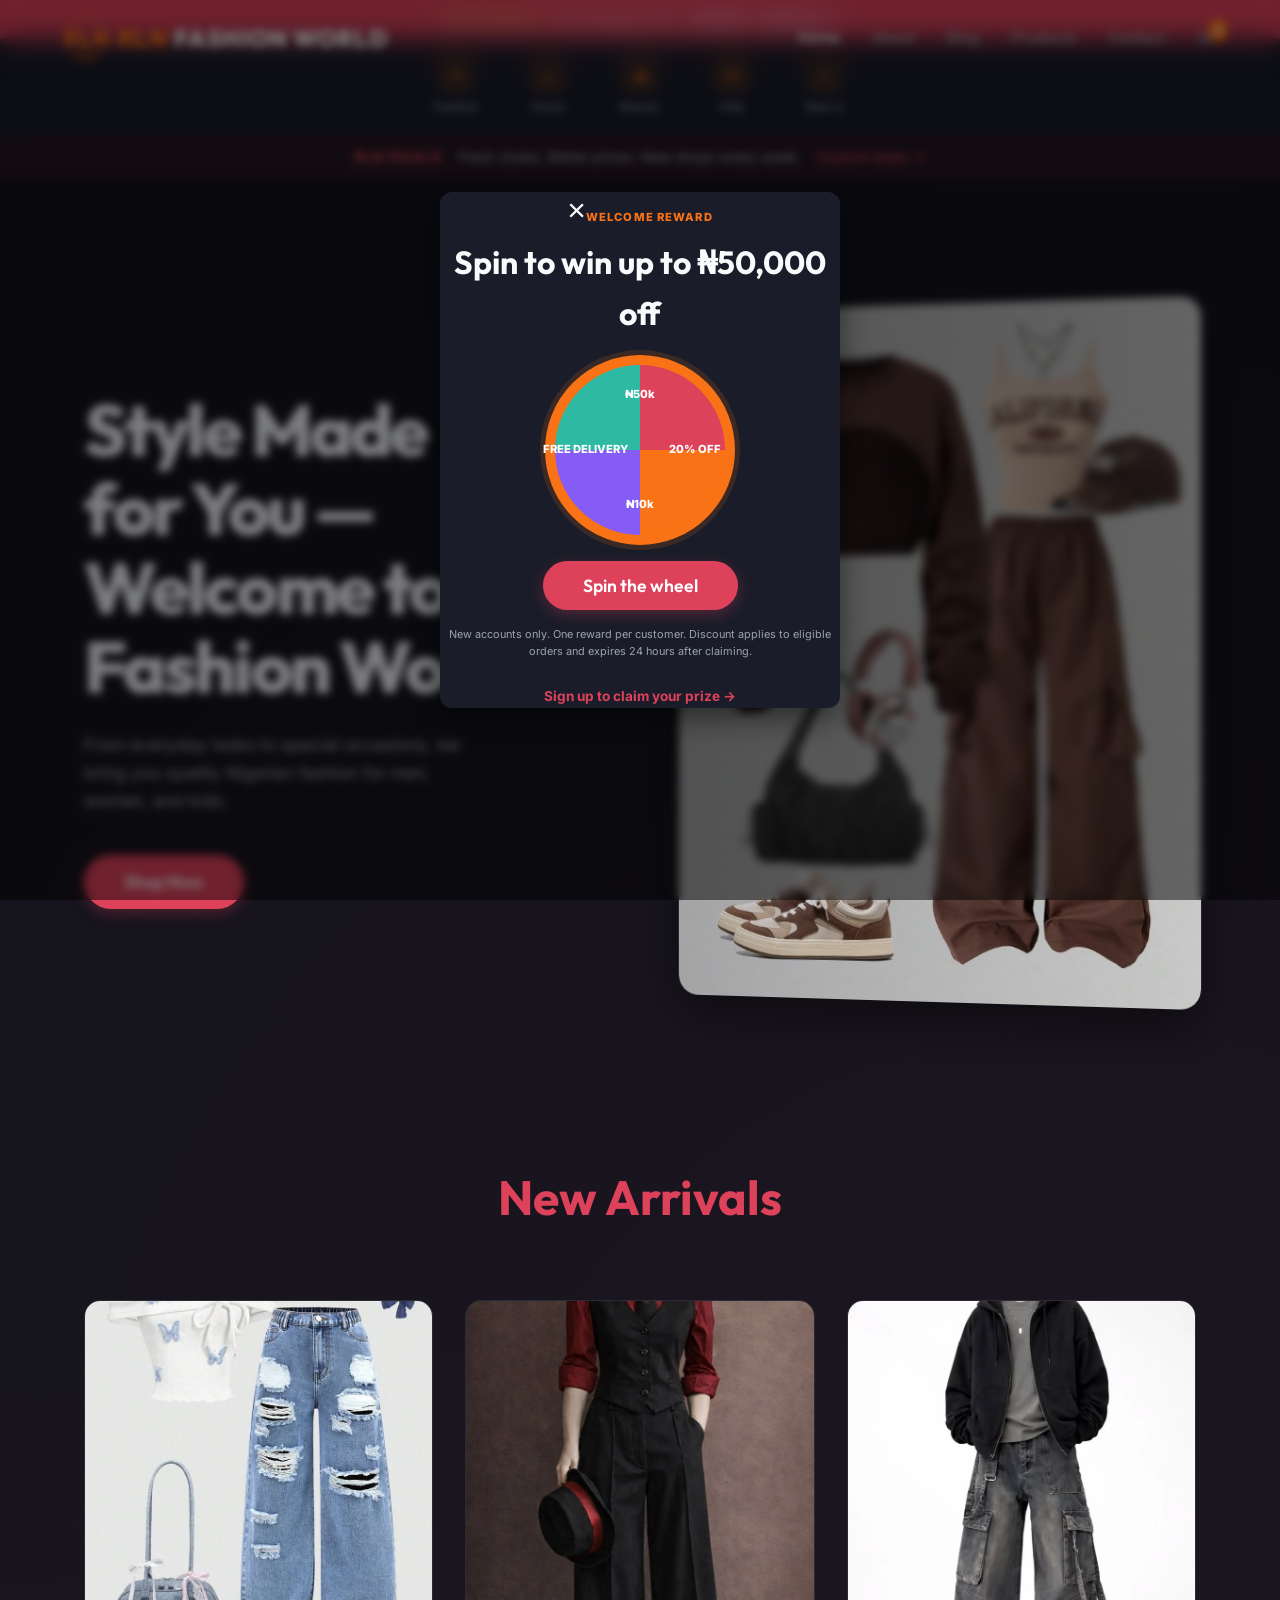
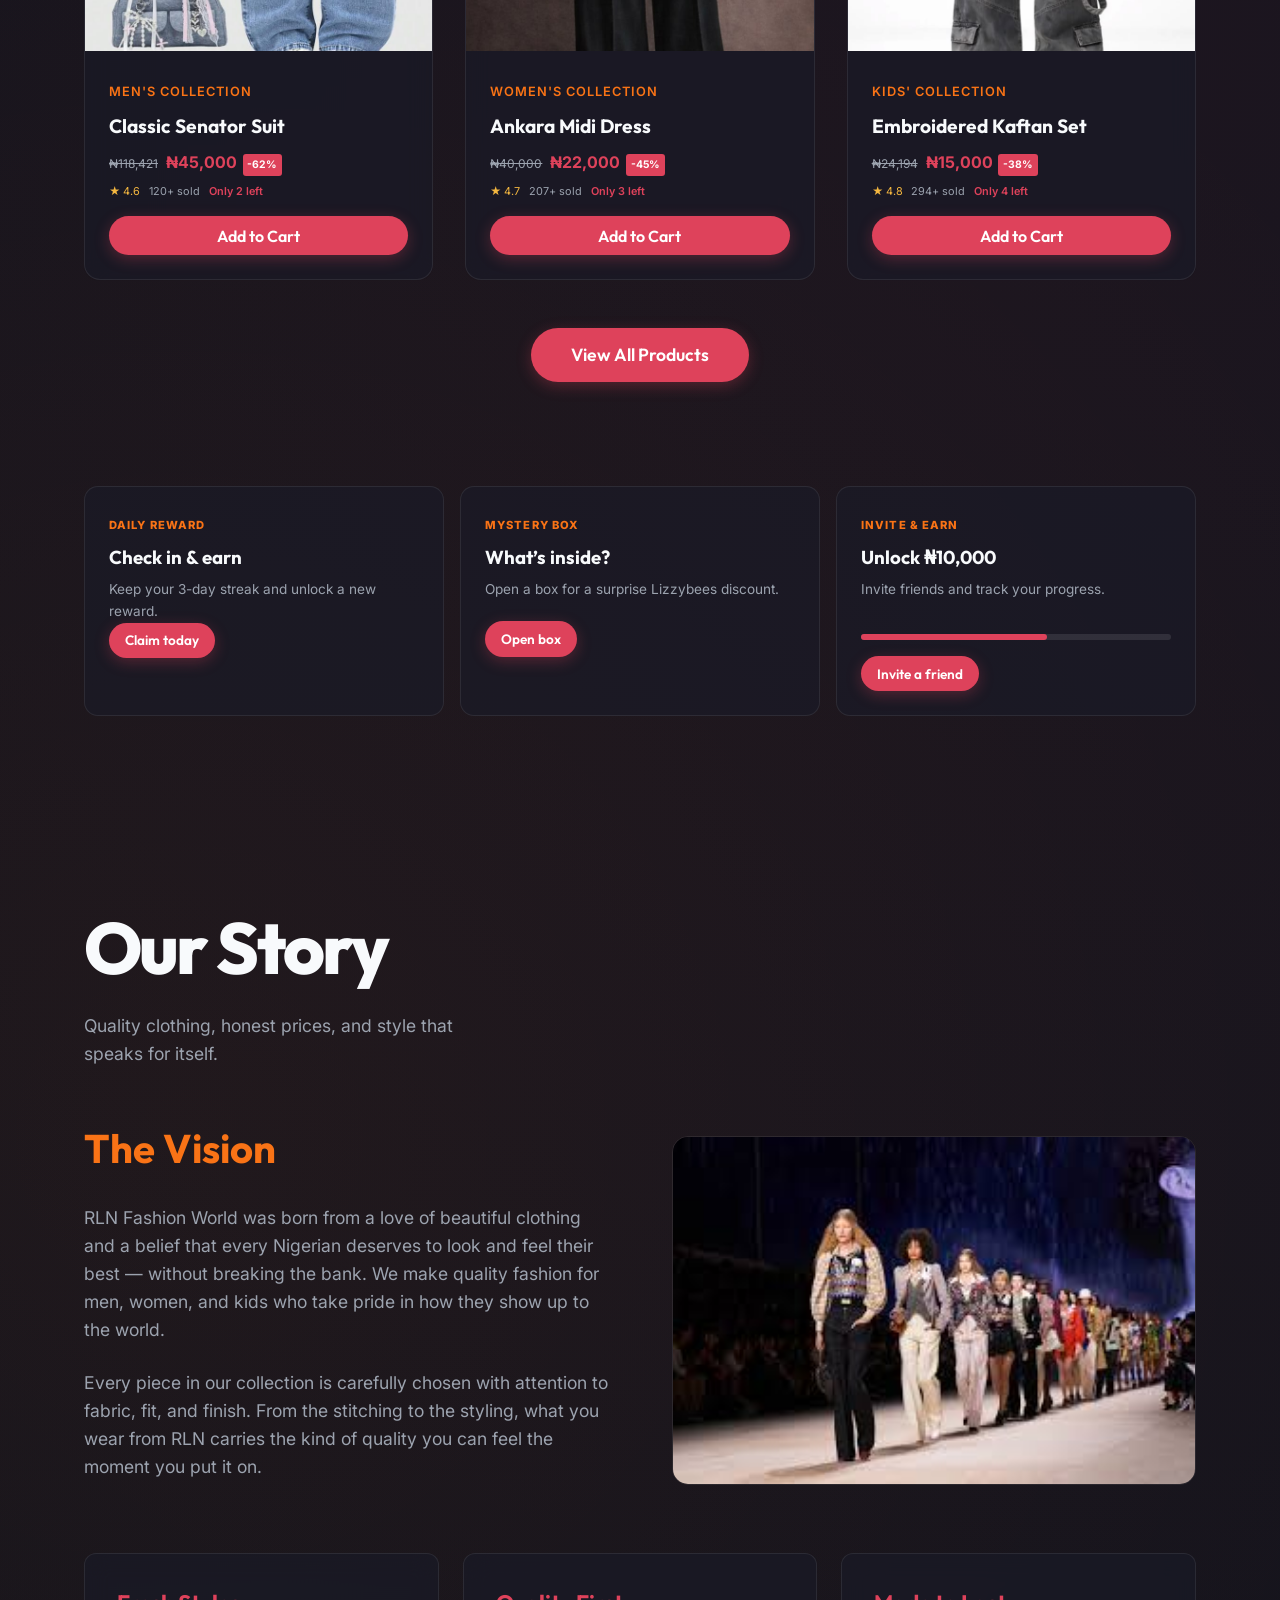
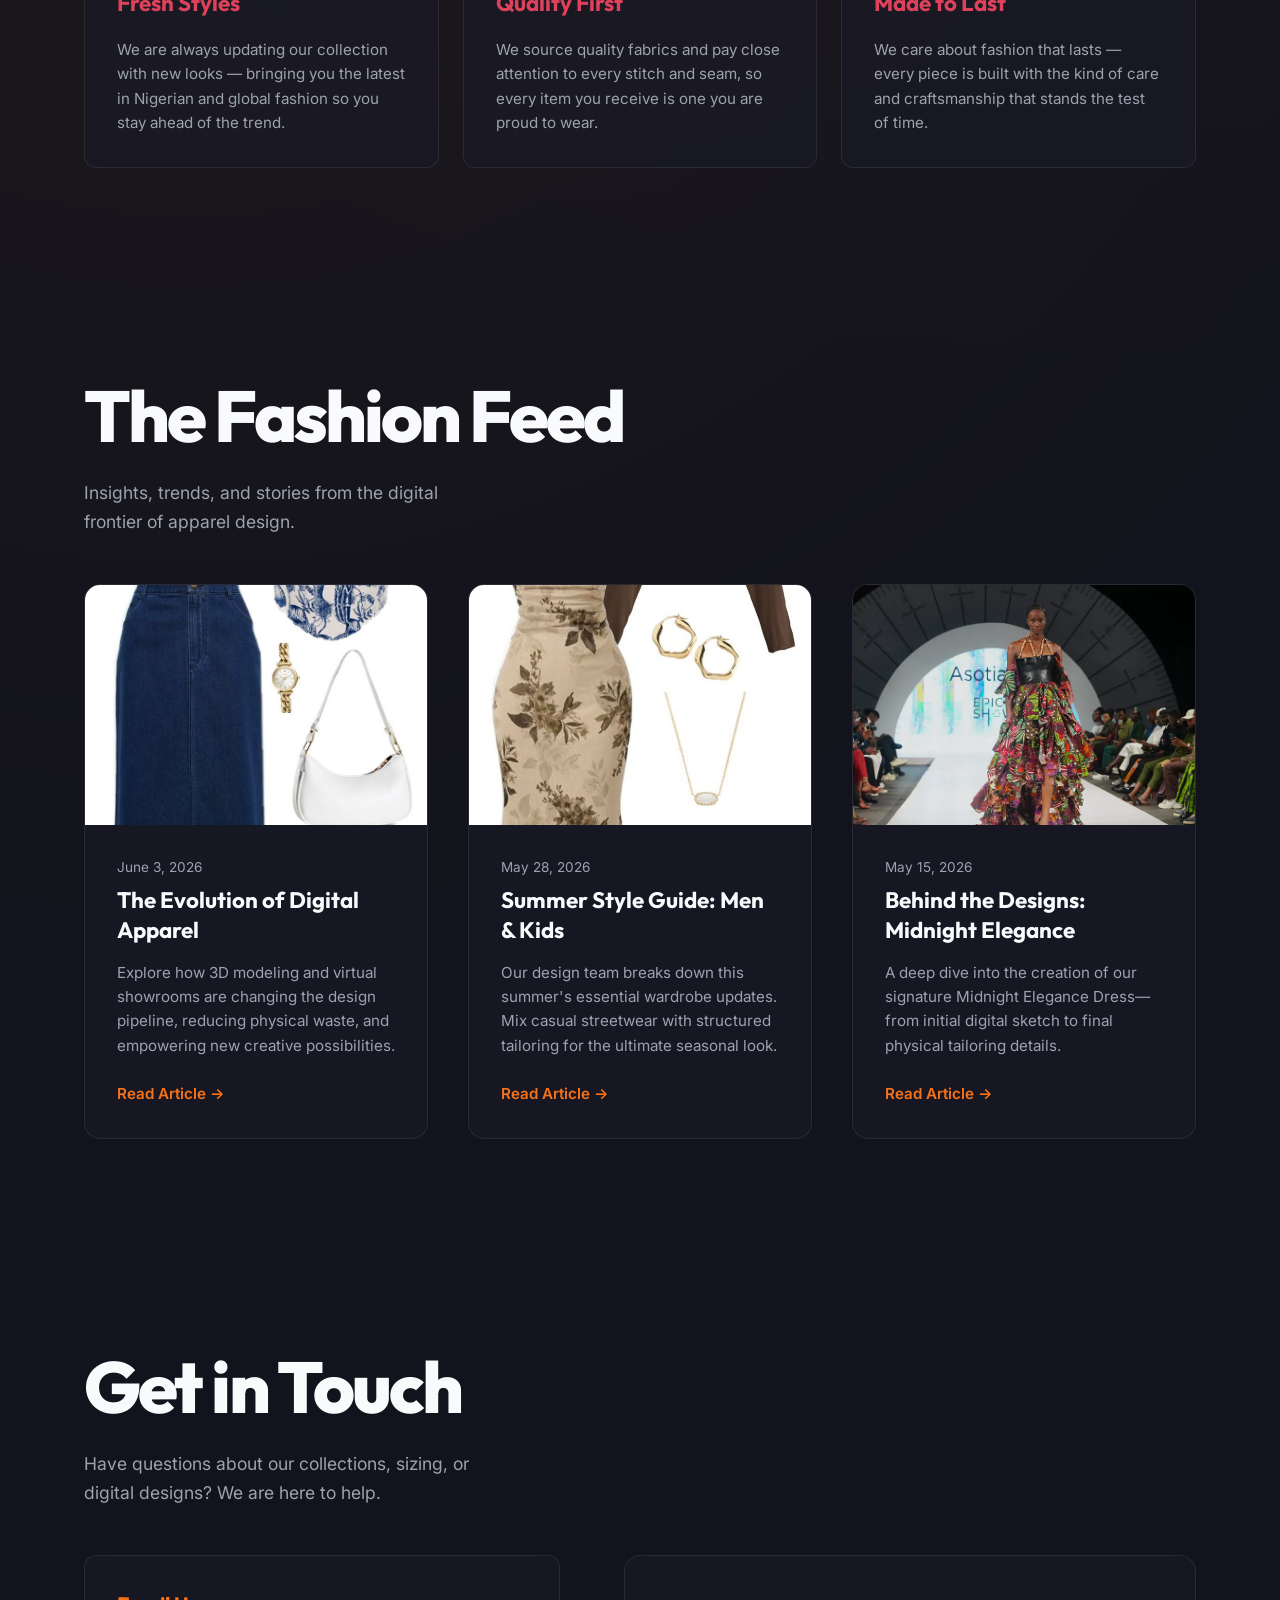
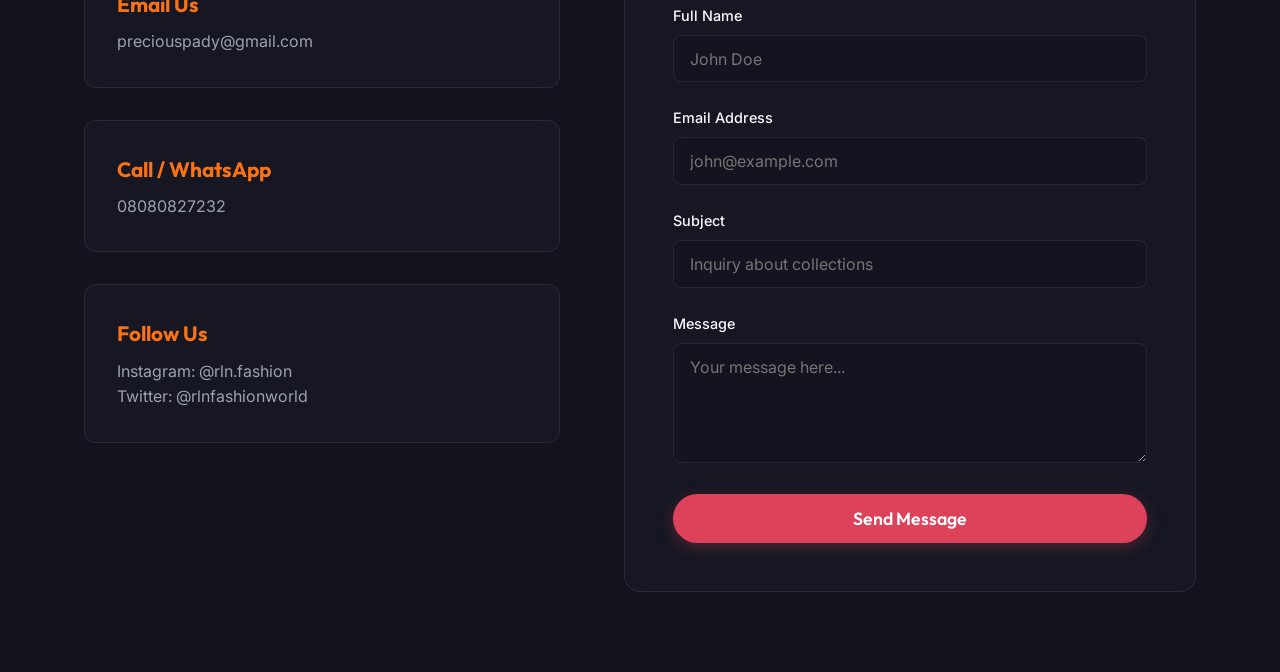
<file: contact.html>
<!DOCTYPE html>
<html lang="en">
<head>
    <meta charset="UTF-8">
    <meta http-equiv="refresh" content="0; url=index.html#contact">
    <title>Redirecting to RLN Fashion World...</title>
    <script>
        window.location.href = "index.html#contact";
    </script>
</head>
<body>
    <p>Redirecting to the <a href="index.html#contact">Contact section</a>...</p>
</body>
</html>
</file>
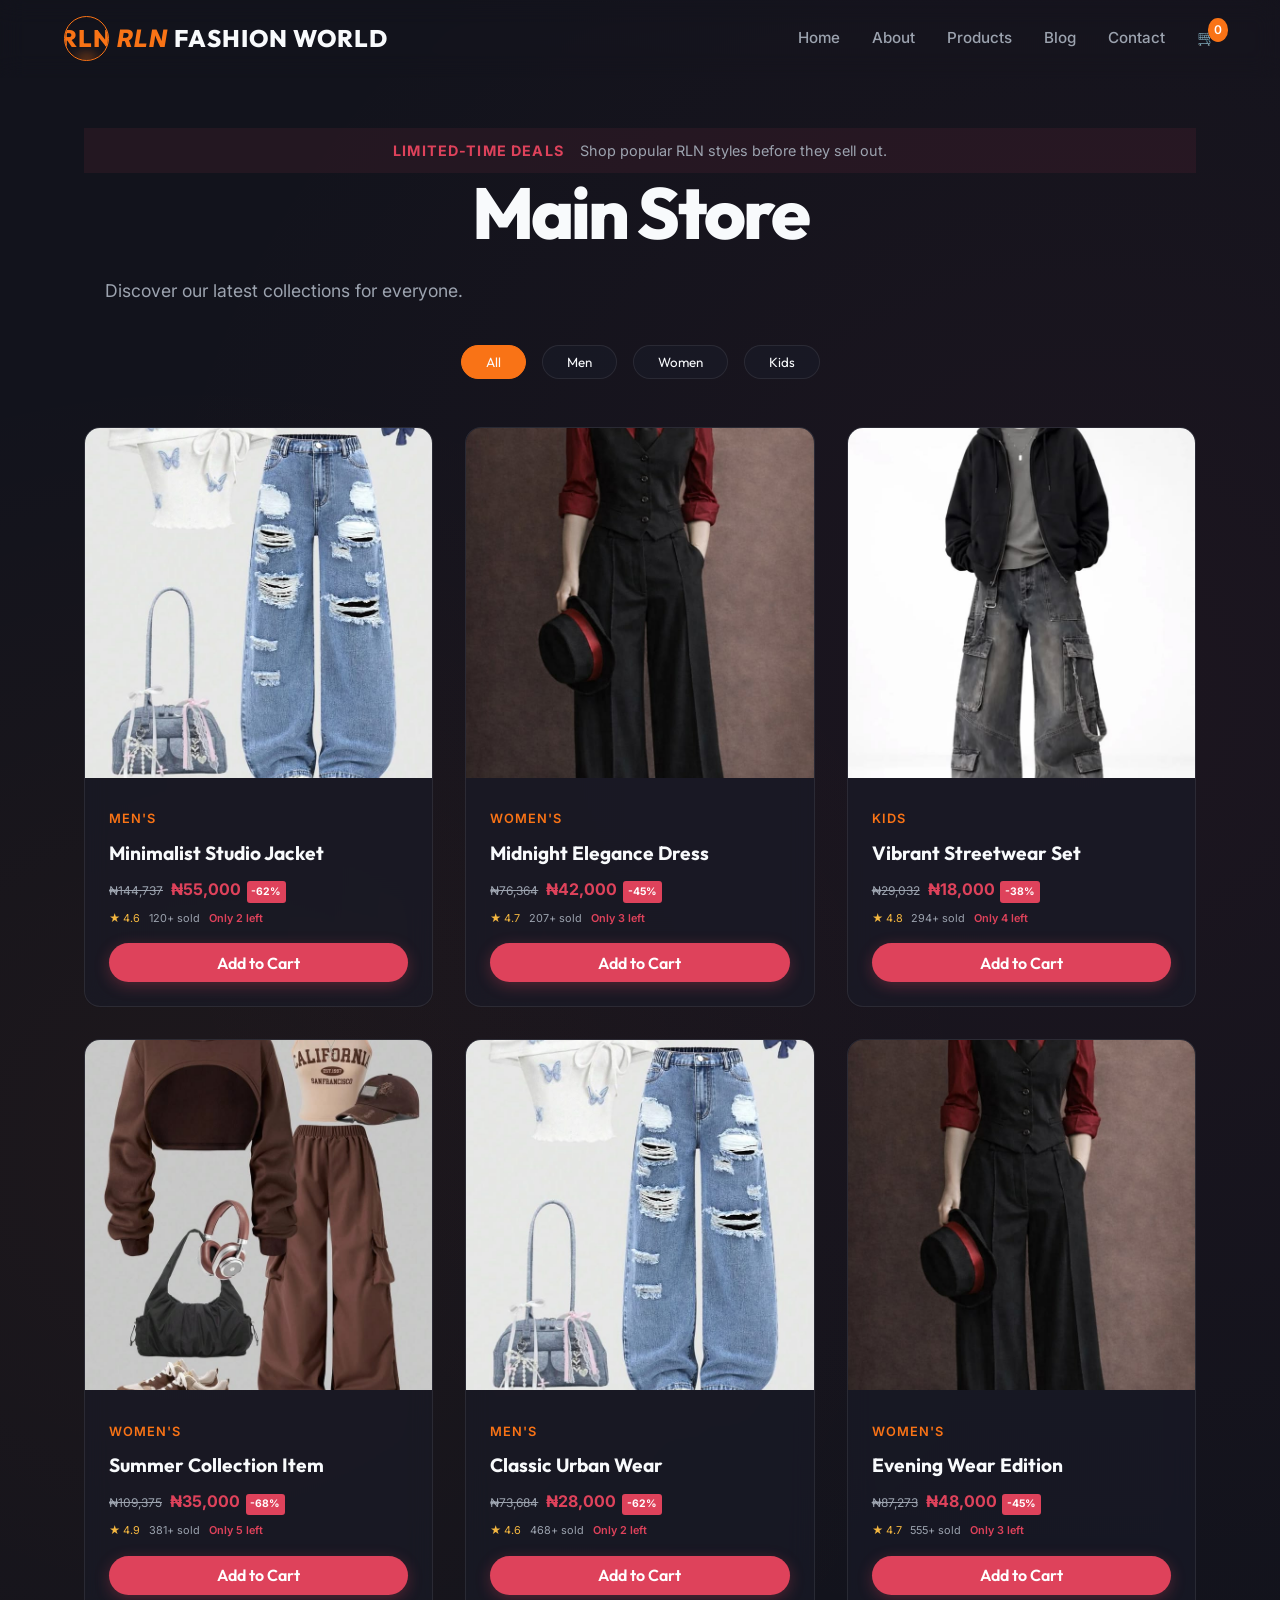
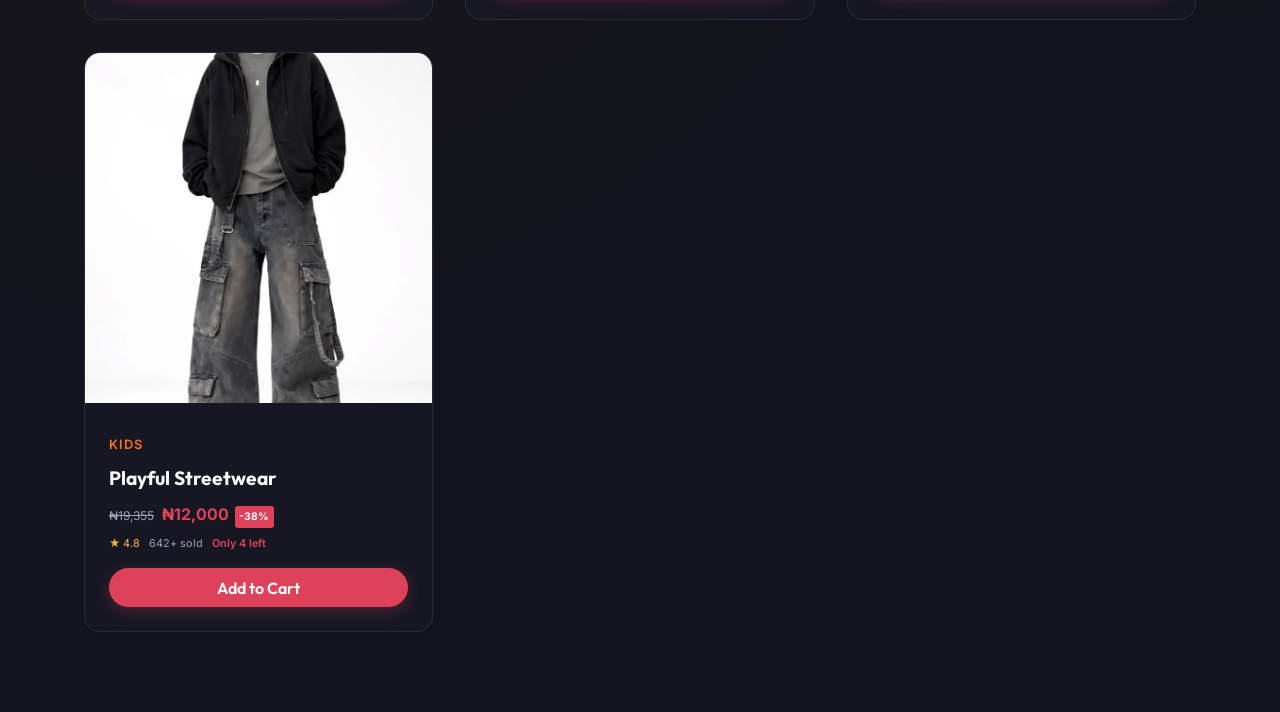
<file: shop.html>
<!DOCTYPE html>
<html lang="en">
<head>
    <meta charset="UTF-8">
    <meta name="viewport" content="width=device-width, initial-scale=1.0">
    <title>RLN Fashion World | Shop</title>
    <link rel="stylesheet" href="styles.css">
    <meta name="description" content="Shop the latest collections for Men, Women, and Kids at RLN Fashion World.">
</head>
<body>
    <header id="navbar" class="scrolled">
        <a href="index.html#home" class="logo">
            <div class="logo-circle">
                <span class="brand-text">RLN</span>
            </div>
            <div class="logo-text">
                <span>RLN</span> <span class="brand-text">FASHION WORLD</span>
            </div>
        </a>
        <nav class="nav-links">
            <a href="index.html#home">Home</a>
            <a href="index.html#about">About</a>
            <a href="shop.html" class="active">Products</a>
            <a href="index.html#blog">Blog</a>
            <a href="index.html#contact">Contact</a>
            <a href="#" id="cart-icon" class="cart-icon-link">
                🛒 <span id="cart-count">0</span>
            </a>
        </nav>
    </header>

    <main>
        <section class="shop-header">
            <div class="marketplace-strip"><strong>LIMITED-TIME DEALS</strong><span>Shop popular RLN styles before they sell out.</span></div>
            <h1 class="hero-title">Main Store</h1>
            <p class="hero-desc">Discover our latest collections for everyone.</p>
            
            <div class="shop-categories">
                <button class="category-btn active" data-filter="all">All</button>
                <button class="category-btn" data-filter="men">Men</button>
                <button class="category-btn" data-filter="women">Women</button>
                <button class="category-btn" data-filter="kids">Kids</button>
            </div>
        </section>

        <section class="shop-grid">
            <!-- Original AI Products -->
            <div class="product-card reveal" data-category="men">
                <img src="images/image2.jpg" alt="Men's Minimalist Jacket" class="product-image">
                <div class="product-info">
                    <div class="product-tag">Men's</div>
                    <h3 class="product-title">Minimalist Studio Jacket</h3>
                    <div class="product-price">&#8358;55,000</div>
                    <button class="btn add-to-cart-btn" data-id="p4" data-name="Minimalist Studio Jacket" data-price="55000" data-image="images/image2.jpg" data-category="men">Add to Cart</button>
                </div>
            </div>

            <div class="product-card reveal" data-category="women">
                <img src="images/image3.jpg" alt="Women's Elegant Dress" class="product-image">
                <div class="product-info">
                    <div class="product-tag">Women's</div>
                    <h3 class="product-title">Midnight Elegance Dress</h3>
                    <div class="product-price">&#8358;42,000</div>
                    <button class="btn add-to-cart-btn" data-id="p5" data-name="Midnight Elegance Dress" data-price="42000" data-image="images/image3.jpg" data-category="women">Add to Cart</button>
                </div>
            </div>

            <div class="product-card reveal" data-category="kids">
                <img src="images/image4.jpg" alt="Kid's Trendy Outfit" class="product-image">
                <div class="product-info">
                    <div class="product-tag">Kids</div>
                    <h3 class="product-title">Vibrant Streetwear Set</h3>
                    <div class="product-price">&#8358;18,000</div>
                    <button class="btn add-to-cart-btn" data-id="p6" data-name="Vibrant Streetwear Set" data-price="18000" data-image="images/image4.jpg" data-category="kids">Add to Cart</button>
                </div>
            </div>

            <!-- New User Uploaded Products -->
            <div class="product-card reveal" data-category="women">
                <img src="images/image1.jpg" alt="New Arrival" class="product-image">
                <div class="product-info">
                    <div class="product-tag">Women's</div>
                    <h3 class="product-title">Summer Collection Item</h3>
                    <div class="product-price">&#8358;35,000</div>
                    <button class="btn add-to-cart-btn" data-id="p7" data-name="Summer Collection Item" data-price="35000" data-image="images/image1.jpg" data-category="women">Add to Cart</button>
                </div>
            </div>

            <div class="product-card reveal" data-category="men">
                <img src="images/image2.jpg" alt="New Arrival" class="product-image">
                <div class="product-info">
                    <div class="product-tag">Men's</div>
                    <h3 class="product-title">Classic Urban Wear</h3>
                    <div class="product-price">&#8358;28,000</div>
                    <button class="btn add-to-cart-btn" data-id="p8" data-name="Classic Urban Wear" data-price="28000" data-image="images/image2.jpg" data-category="men">Add to Cart</button>
                </div>
            </div>

            <div class="product-card reveal" data-category="women">
                <img src="images/image3.jpg" alt="New Arrival" class="product-image">
                <div class="product-info">
                    <div class="product-tag">Women's</div>
                    <h3 class="product-title">Evening Wear Edition</h3>
                    <div class="product-price">&#8358;48,000</div>
                    <button class="btn add-to-cart-btn" data-id="p9" data-name="Evening Wear Edition" data-price="48000" data-image="images/image3.jpg" data-category="women">Add to Cart</button>
                </div>
            </div>

            <div class="product-card reveal" data-category="kids">
                <img src="images/image4.jpg" alt="New Arrival" class="product-image">
                <div class="product-info">
                    <div class="product-tag">Kids</div>
                    <h3 class="product-title">Playful Streetwear</h3>
                    <div class="product-price">&#8358;12,000</div>
                    <button class="btn add-to-cart-btn" data-id="p10" data-name="Playful Streetwear" data-price="12000" data-image="images/image4.jpg" data-category="kids">Add to Cart</button>
                </div>
            </div>
        </section>
    </main>

    <!-- SIZE SELECTION MODAL -->
    <div class="modal-overlay" id="size-modal">
        <div class="modal-content size-modal-content">
            <div class="modal-header">
                <h3>Select Size</h3>
                <button class="close-modal" id="close-size-modal">&times;</button>
            </div>
            <div class="modal-body">
                <div id="modal-product-info" class="modal-product-info">
                    <!-- populated via js -->
                </div>
                <div class="size-selector modal-sizes" id="modal-size-selector">
                    <!-- buttons populated via js -->
                </div>
                <span class="size-error" id="modal-size-error">Please select a size</span>
                <button class="btn" id="confirm-size-btn" style="width: 100%; margin-top: 1rem;">Add to Cart</button>
            </div>
        </div>
    </div>

    <!-- CART OVERLAY -->
    <div class="cart-overlay" id="cart-overlay">
        <div class="cart-panel">
            <div class="cart-header">
                <h2>Your Cart</h2>
                <button class="close-cart" id="close-cart">&times;</button>
            </div>
            <div class="cart-items" id="cart-items">
                <!-- Cart items will be injected here via JS -->
            </div>
            <div class="cart-footer">
                <div class="cart-total">
                    <span>Subtotal:</span>
                    <span id="cart-subtotal">&#8358;0</span>
                </div>
                <a href="checkout.html" class="btn checkout-btn" style="width: 100%; text-align: center;">Proceed to Checkout</a>
            </div>
        </div>
    </div>

    <script src="script.js"></script>
</body>
</html>
</file>
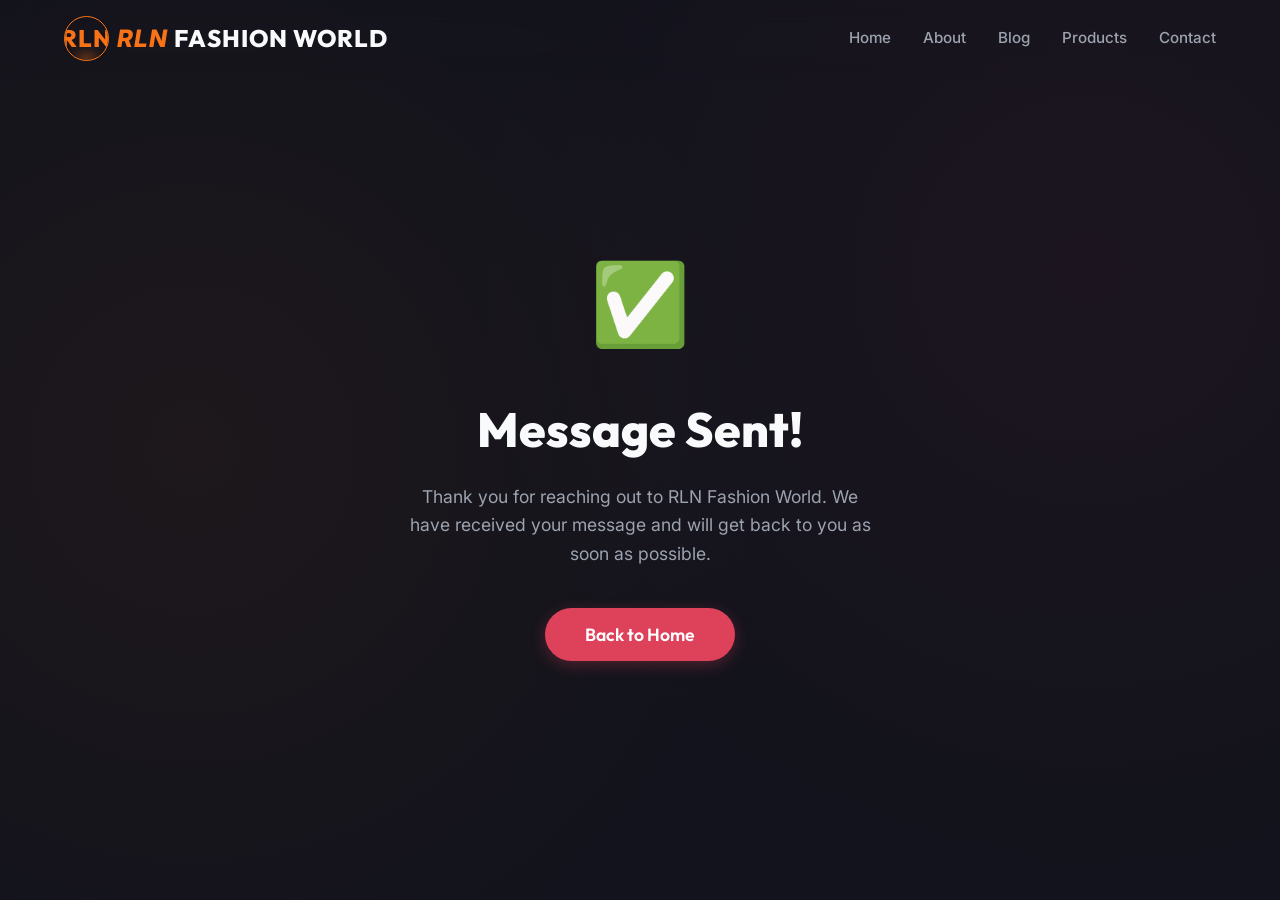
<file: thank-you.html>
<!DOCTYPE html>
<html lang="en">
<head>
    <meta charset="UTF-8">
    <meta name="viewport" content="width=device-width, initial-scale=1.0">
    <title>Thank You | RLN Fashion World</title>
    <link rel="stylesheet" href="styles.css">
    <meta name="description" content="Thank you for contacting RLN Fashion World. We will get back to you shortly.">
    <style>
        .thankyou-section {
            min-height: 100vh;
            display: flex;
            flex-direction: column;
            align-items: center;
            justify-content: center;
            text-align: center;
            padding: 2rem 5%;
        }

        .thankyou-icon {
            font-size: 5rem;
            margin-bottom: 1.5rem;
            animation: fadeUp 0.8s ease forwards;
        }

        .thankyou-title {
            font-size: 3rem;
            font-weight: 800;
            margin-bottom: 1rem;
            animation: fadeUp 0.9s ease forwards;
        }

        .thankyou-desc {
            color: var(--muted);
            font-size: 1.1rem;
            max-width: 480px;
            margin-bottom: 2.5rem;
            animation: fadeUp 1s ease forwards;
        }

        .thankyou-btn {
            animation: fadeUp 1.1s ease forwards;
        }
    </style>
</head>
<body>
    <header id="navbar">
        <a href="index.html" class="logo">
            <div class="logo-circle">
                <span class="brand-text">RLN</span>
            </div>
            <div class="logo-text">
                <span>RLN</span> <span class="brand-text">FASHION WORLD</span>
            </div>
        </a>
        <nav class="nav-links">
            <a href="index.html">Home</a>
            <a href="index.html#about">About</a>
            <a href="index.html#blog">Blog</a>
            <a href="shop.html">Products</a>
            <a href="index.html#contact">Contact</a>
        </nav>
    </header>

    <main>
        <section class="thankyou-section">
            <div class="thankyou-icon">✅</div>
            <h1 class="thankyou-title">Message Sent!</h1>
            <p class="thankyou-desc">
                Thank you for reaching out to RLN Fashion World. We have received your message and will get back to you as soon as possible.
            </p>
            <a href="index.html" class="btn thankyou-btn">Back to Home</a>
        </section>
    </main>

    <script src="script.js"></script>
</body>
</html>
</file>
<file: styles.css>
@import url('https://fonts.googleapis.com/css2?family=Outfit:wght@300;400;600;800&family=Inter:wght@300;400;500&display=swap');

:root {
    --bg: #12131C;
    --surface: rgba(26, 28, 41, 0.6);
    --surface-solid: #1a1c29;
    --brand: #F97316; /* Orange */
    --accent: #DE425B; /* Coral / Pink from mockup */
    --accent-hover: #F95C77;
    --text: #F8FAFC;
    --muted: #9CA3AF;
    --border: rgba(255, 255, 255, 0.08);
    --glass-blur: blur(12px);
}

html {
    scroll-behavior: smooth;
}

* {
    box-sizing: border-box;
    margin: 0;
    padding: 0;
}

body {
    font-family: 'Inter', sans-serif;
    background-color: var(--bg);
    color: var(--text);
    overflow-x: hidden;
    line-height: 1.6;
    background-image: 
        radial-gradient(circle at 15% 50%, rgba(249, 115, 22, 0.05) 0%, transparent 50%),
        radial-gradient(circle at 85% 30%, rgba(222, 66, 91, 0.05) 0%, transparent 50%);
}

h1, h2, h3, h4, .brand-text {
    font-family: 'Outfit', sans-serif;
}

a {
    text-decoration: none;
    color: inherit;
}

/* NAVBAR */
header {
    display: flex;
    justify-content: space-between;
    align-items: center;
    padding: 1.5rem 5%;
    position: fixed;
    width: 100%;
    top: 0;
    z-index: 100;
    backdrop-filter: var(--glass-blur);
    border-bottom: 1px solid transparent;
    transition: all 0.3s ease;
}

header.scrolled {
    background-color: var(--surface);
    border-bottom: 1px solid var(--border);
}

.logo {
    display: flex;
    align-items: center;
    gap: 0.5rem;
    font-weight: 800;
    font-size: 1.5rem;
    letter-spacing: 1px;
}

.logo-circle {
    width: 45px;
    height: 45px;
    border-radius: 50%;
    border: 1px solid var(--brand);
    display: flex;
    align-items: center;
    justify-content: center;
    color: var(--brand);
    position: relative;
    overflow: hidden;
}

.logo-circle::after {
    content: '';
    position: absolute;
    bottom: -10px;
    left: 0;
    width: 100%;
    height: 20px;
    background: radial-gradient(circle, var(--brand) 0%, transparent 70%);
    opacity: 0.4;
    filter: blur(4px);
}

.logo-text span:first-child {
    color: var(--brand);
    font-style: italic;
}

.nav-links {
    display: flex;
    gap: 2rem;
}

.nav-links a {
    font-size: 0.95rem;
    font-weight: 500;
    color: var(--muted);
    transition: color 0.3s ease;
}

.nav-links a:hover, .nav-links a.active {
    color: var(--text);
}

/* BUTTONS */
.btn {
    display: inline-block;
    padding: 0.8rem 2.5rem;
    background-color: var(--accent);
    color: #fff;
    border-radius: 30px;
    font-family: 'Outfit', sans-serif;
    font-weight: 600;
    font-size: 1.1rem;
    cursor: pointer;
    border: none;
    transition: all 0.3s cubic-bezier(0.4, 0, 0.2, 1);
    box-shadow: 0 4px 15px rgba(222, 66, 91, 0.3);
    position: relative;
    overflow: hidden;
}

.btn:hover {
    background-color: var(--accent-hover);
    transform: translateY(-2px);
    box-shadow: 0 8px 25px rgba(222, 66, 91, 0.5);
}

.btn::after {
    content: '';
    position: absolute;
    top: 0;
    left: -100%;
    width: 100%;
    height: 100%;
    background: linear-gradient(90deg, transparent, rgba(255,255,255,0.2), transparent);
    transition: all 0.6s ease;
}

.btn:hover::after {
    left: 100%;
}

/* HERO SECTION */
.hero {
    min-height: 100vh;
    display: grid;
    grid-template-columns: 1fr 1fr;
    align-items: center;
    padding: 0 5%;
    gap: 4rem;
    position: relative;
}

.hero-content {
    animation: fadeUp 1s ease forwards;
}

.hero-title {
    font-size: 4.5rem;
    line-height: 1.1;
    margin-bottom: 1.5rem;
    font-weight: 800;
}

.hero-desc {
    font-size: 1.1rem;
    color: var(--muted);
    margin-bottom: 2.5rem;
    max-width: 400px;
}

.hero-image-wrapper {
    position: relative;
    border-radius: 20px;
    overflow: hidden;
    box-shadow: 0 20px 50px rgba(0,0,0,0.5);
    transform: perspective(1000px) rotateY(-5deg);
    transition: transform 0.5s ease;
    animation: fadeLeft 1s ease forwards;
}

.hero-image-wrapper:hover {
    transform: perspective(1000px) rotateY(0deg);
}

.hero-image {
    width: 100%;
    height: auto;
    display: block;
    border-radius: 20px;
}

.hero-image-overlay {
    position: absolute;
    inset: 0;
    background: linear-gradient(to right, rgba(18, 19, 28, 0.2), transparent);
}

/* NEW ARRIVALS SECTION */
.new-arrivals {
    padding: 5rem 5%;
}

.section-title {
    text-align: center;
    color: var(--accent);
    font-size: 3rem;
    margin-bottom: 4rem;
}

.arrivals-grid {
    display: grid;
    grid-template-columns: repeat(3, 1fr);
    gap: 2rem;
}

/* SHOP SECTION */
.shop-header {
    padding: 8rem 5% 3rem;
    text-align: center;
}

.shop-categories {
    display: flex;
    justify-content: center;
    gap: 1rem;
    margin-top: 2rem;
}

.category-btn {
    background: var(--surface);
    border: 1px solid var(--border);
    color: var(--text);
    padding: 0.5rem 1.5rem;
    border-radius: 20px;
    cursor: pointer;
    font-family: 'Outfit';
    transition: all 0.3s ease;
}

.category-btn:hover, .category-btn.active {
    background: var(--brand);
    border-color: var(--brand);
}

.shop-grid {
    display: grid;
    grid-template-columns: repeat(auto-fit, minmax(300px, 1fr));
    gap: 2rem;
    padding: 0 5% 5rem;
}

.product-card {
    background: var(--surface);
    border-radius: 16px;
    overflow: hidden;
    border: 1px solid var(--border);
    transition: all 0.3s ease;
}

.product-card:hover {
    transform: translateY(-10px);
    box-shadow: 0 15px 40px rgba(0,0,0,0.4);
    border-color: var(--brand);
}

.product-image {
    width: 100%;
    height: 350px;
    object-fit: cover;
}

.product-info {
    padding: 1.5rem;
}

.product-tag {
    font-size: 0.8rem;
    color: var(--brand);
    text-transform: uppercase;
    letter-spacing: 1px;
    font-weight: 600;
    margin-bottom: 0.5rem;
}

.product-title {
    font-size: 1.2rem;
    margin-bottom: 0.5rem;
}

.product-price {
    font-weight: 600;
    color: var(--muted);
}

/* ANIMATIONS */
@keyframes fadeUp {
    from { opacity: 0; transform: translateY(30px); }
    to { opacity: 1; transform: translateY(0); }
}

@keyframes fadeLeft {
    from { opacity: 0; transform: translateX(30px) perspective(1000px) rotateY(-5deg); }
    to { opacity: 1; transform: translateX(0) perspective(1000px) rotateY(-5deg); }
}

.reveal {
    opacity: 0;
    transform: translateY(30px);
    transition: all 0.8s ease;
}

.reveal.active {
    opacity: 1;
    transform: translateY(0);
}

/* RESPONSIVE */
@media (max-width: 992px) {
    .hero {
        grid-template-columns: 1fr;
        text-align: center;
        padding-top: 6rem;
    }
    .hero-title { font-size: 3.5rem; }
    .hero-desc { margin: 0 auto 2.5rem; }
    .arrivals-grid { grid-template-columns: 1fr; }
}

/* ABOUT, BLOG, SHOP & CONTACT PAGES */
.about-section, .blog-section, .shop-section, .contact-section {
    padding: 8rem 5% 5rem;
    min-height: 100vh;
}

.about-content {
    display: grid;
    grid-template-columns: 1fr 1fr;
    gap: 4rem;
    align-items: center;
    margin-top: 3rem;
}

.about-text h2 {
    font-size: 2.5rem;
    color: var(--brand);
    margin-bottom: 1.5rem;
}

.about-text p {
    color: var(--muted);
    font-size: 1.1rem;
    margin-bottom: 1.5rem;
}

.about-values {
    display: grid;
    grid-template-columns: repeat(auto-fit, minmax(220px, 1fr));
    gap: 1.5rem;
    margin-top: 3rem;
}

.value-card {
    background: var(--surface);
    border: 1px solid var(--border);
    padding: 2rem;
    border-radius: 12px;
    transition: all 0.3s ease;
    backdrop-filter: var(--glass-blur);
}

.value-card:hover {
    transform: translateY(-5px);
    border-color: var(--brand);
    box-shadow: 0 10px 30px rgba(0,0,0,0.3);
}

.value-card h3 {
    color: var(--accent);
    margin-bottom: 1rem;
    font-size: 1.4rem;
}

.value-card p {
    color: var(--muted);
    font-size: 0.95rem;
}

/* Blog Styles */
.blog-grid {
    display: grid;
    grid-template-columns: repeat(auto-fit, minmax(320px, 1fr));
    gap: 2.5rem;
    margin-top: 3rem;
}

.blog-card {
    background: var(--surface);
    border-radius: 16px;
    overflow: hidden;
    border: 1px solid var(--border);
    transition: all 0.3s ease;
    display: flex;
    flex-direction: column;
    backdrop-filter: var(--glass-blur);
}

.blog-card:hover {
    transform: translateY(-10px);
    box-shadow: 0 15px 40px rgba(0,0,0,0.4);
    border-color: var(--accent);
}

.blog-image {
    width: 100%;
    height: 240px;
    object-fit: cover;
}

.blog-info {
    padding: 2rem;
    display: flex;
    flex-direction: column;
    flex-grow: 1;
}

.blog-date {
    font-size: 0.85rem;
    color: var(--muted);
    margin-bottom: 0.5rem;
}

.blog-title {
    font-size: 1.4rem;
    margin-bottom: 1rem;
    color: var(--text);
    line-height: 1.3;
}

.blog-excerpt {
    color: var(--muted);
    font-size: 0.95rem;
    margin-bottom: 1.5rem;
    flex-grow: 1;
}

.blog-link {
    color: var(--brand);
    font-weight: 600;
    font-size: 0.95rem;
    align-self: flex-start;
    display: inline-flex;
    align-items: center;
    gap: 0.5rem;
    transition: gap 0.3s ease;
}

.blog-link:hover {
    gap: 0.8rem;
}

/* Contact Styles */
.contact-container {
    display: grid;
    grid-template-columns: 1fr 1.2fr;
    gap: 4rem;
    margin-top: 3rem;
}

.contact-info {
    display: flex;
    flex-direction: column;
    gap: 2rem;
}

.contact-card {
    background: var(--surface);
    border: 1px solid var(--border);
    padding: 2rem;
    border-radius: 12px;
    backdrop-filter: var(--glass-blur);
}

.contact-card h3 {
    color: var(--brand);
    margin-bottom: 0.5rem;
    font-size: 1.3rem;
}

.contact-card p {
    color: var(--muted);
}

.contact-form-container {
    background: var(--surface);
    border: 1px solid var(--border);
    padding: 3rem;
    border-radius: 16px;
    backdrop-filter: var(--glass-blur);
}

.form-group {
    margin-bottom: 1.5rem;
}

.form-group label {
    display: block;
    margin-bottom: 0.5rem;
    font-size: 0.9rem;
    color: var(--text);
    font-weight: 500;
}

.form-control {
    width: 100%;
    background: rgba(18, 19, 28, 0.5);
    border: 1px solid var(--border);
    padding: 0.8rem 1rem;
    border-radius: 8px;
    color: var(--text);
    font-family: inherit;
    font-size: 1rem;
    transition: all 0.3s ease;
}

.form-control:focus {
    outline: none;
    border-color: var(--brand);
    box-shadow: 0 0 10px rgba(249, 115, 22, 0.2);
}

textarea.form-control {
    resize: vertical;
    min-height: 120px;
}

@media (max-width: 768px) {
    .about-content, .contact-container {
        grid-template-columns: 1fr;
        gap: 2rem;
    }
}

/* CART ICON & BADGE */
.cart-icon-link {
    position: relative;
    font-size: 1.2rem;
}

#cart-count {
    position: absolute;
    top: -8px;
    right: -12px;
    background-color: var(--brand);
    color: white;
    font-size: 0.75rem;
    font-weight: 600;
    padding: 2px 6px;
    border-radius: 50%;
    min-width: 18px;
    text-align: center;
}

/* CART OVERLAY (SLIDE-OUT) */
.cart-overlay {
    position: fixed;
    top: 0;
    right: -100%;
    width: 100%;
    height: 100vh;
    background: rgba(0, 0, 0, 0.5);
    z-index: 1000;
    backdrop-filter: blur(4px);
    transition: right 0.4s ease;
    display: flex;
    justify-content: flex-end;
}

.cart-overlay.open {
    right: 0;
}

.cart-panel {
    width: 100%;
    max-width: 400px;
    background: var(--surface-solid);
    height: 100%;
    display: flex;
    flex-direction: column;
    box-shadow: -5px 0 30px rgba(0,0,0,0.5);
}

.cart-header {
    padding: 1.5rem;
    border-bottom: 1px solid var(--border);
    display: flex;
    justify-content: space-between;
    align-items: center;
}

.cart-header h2 {
    font-size: 1.5rem;
    color: var(--text);
}

.close-cart {
    background: none;
    border: none;
    color: var(--text);
    font-size: 2rem;
    cursor: pointer;
    transition: color 0.3s;
}

.close-cart:hover {
    color: var(--accent);
}

.cart-items {
    flex-grow: 1;
    overflow-y: auto;
    padding: 1.5rem;
}

.cart-item {
    display: flex;
    gap: 1rem;
    margin-bottom: 1.5rem;
    padding-bottom: 1.5rem;
    border-bottom: 1px solid var(--border);
}

.cart-item-img {
    width: 80px;
    height: 80px;
    border-radius: 8px;
    object-fit: cover;
}

.cart-item-info {
    flex-grow: 1;
}

.cart-item-title {
    font-size: 1rem;
    margin-bottom: 0.25rem;
}

.cart-item-price {
    color: var(--brand);
    font-weight: 600;
    margin-bottom: 0.5rem;
}

.cart-item-actions {
    display: flex;
    align-items: center;
    gap: 1rem;
}

.quantity-controls {
    display: flex;
    align-items: center;
    gap: 0.5rem;
    background: rgba(255,255,255,0.05);
    padding: 0.2rem 0.5rem;
    border-radius: 20px;
}

.quantity-controls button {
    background: none;
    border: none;
    color: var(--text);
    cursor: pointer;
    font-size: 1rem;
}

.remove-item {
    color: var(--muted);
    font-size: 0.85rem;
    cursor: pointer;
    background: none;
    border: none;
    transition: color 0.3s;
}

.remove-item:hover {
    color: var(--accent);
}

.cart-footer {
    padding: 1.5rem;
    border-top: 1px solid var(--border);
    background: rgba(18, 19, 28, 0.9);
}

.cart-total {
    display: flex;
    justify-content: space-between;
    font-size: 1.2rem;
    font-weight: 600;
    margin-bottom: 1rem;
}

.empty-cart-msg {
    font-weight: 500;
}

.form-control {
    width: 100%;
    background: rgba(18, 19, 28, 0.5);
    border: 1px solid var(--border);
    padding: 0.8rem 1rem;
    border-radius: 8px;
    color: var(--text);
    font-family: inherit;
    font-size: 1rem;
    transition: all 0.3s ease;
}

.form-control:focus {
    outline: none;
    border-color: var(--brand);
    box-shadow: 0 0 10px rgba(249, 115, 22, 0.2);
}

textarea.form-control {
    resize: vertical;
    min-height: 120px;
}

@media (max-width: 768px) {
    .about-content, .contact-container {
        grid-template-columns: 1fr;
        gap: 2rem;
    }
}

/* Refinements */
:root { --content-width: 1240px; }
::selection { background: var(--accent); color: #fff; }
main { overflow: hidden; }
section { max-width: var(--content-width); margin-inline: auto; }
header { padding: 1rem max(5%, calc((100vw - var(--content-width)) / 2)); }
.hero { padding: 7rem max(5%, calc((100vw - var(--content-width)) / 2)) 4rem; }
.hero-title { letter-spacing: -0.04em; text-wrap: balance; }
.product-card { backdrop-filter: var(--glass-blur); }
.product-info .btn { margin-top: 1rem; }

.marketplace-strip { display: flex; align-items: center; justify-content: center; gap: 1rem; padding: .7rem 1rem; background: rgba(222, 66, 91, 0.08); color: var(--muted); font-size: .9rem; }
.marketplace-strip strong, .marketplace-strip a { color: var(--accent); }
.marketplace-strip strong { letter-spacing: .08em; }

@media (max-width: 700px) {
    header { padding: 0.8rem 5%; }
    .logo { font-size: 1.1rem; }
    .logo-circle { width: 36px; height: 36px; }
    .logo-text { display: none; }
    .nav-links { gap: 0.8rem; flex-wrap: wrap; justify-content: flex-end; }
    .nav-links a { font-size: 0.78rem; }
    .nav-links a:nth-child(2), .nav-links a:nth-child(3), .nav-links a:nth-child(5) { display: none; }
    .hero-title { font-size: clamp(2.8rem, 13vw, 4rem); }
    .hero { gap: 2.5rem; min-height: auto; padding-bottom: 3rem; }
    .hero-image-wrapper, .hero-image-wrapper:hover { transform: none; }
    .new-arrivals, .about-section, .blog-section, .shop-section, .contact-section, .checkout-section { padding-top: 7rem; }
    .section-title { font-size: 2.3rem; margin-bottom: 2rem; }
    .shop-categories { gap: 0.5rem; flex-wrap: wrap; }
    .category-btn { padding: 0.5rem 1rem; }
    .shop-grid { grid-template-columns: repeat(2, minmax(0, 1fr)); gap: 1rem; padding-inline: 5%; }
    .product-image { height: 220px; }
    .product-info { padding: 1rem; }
    .product-title { font-size: 1rem; }
    .btn { padding: 0.75rem 1.2rem; font-size: 0.95rem; }
    .checkout-container { grid-template-columns: 1fr; gap: 1.5rem; }
    .contact-form-container, .order-summary-container { padding: 1.5rem; }
    .marketplace-strip { flex-wrap: wrap; gap: .35rem .7rem; font-size: .78rem; }
}

@media (max-width: 420px) {
    .nav-links a { font-size: 0.7rem; }
    .shop-grid { grid-template-columns: 1fr; }
    .product-image { height: 300px; }
}

/* Temu-inspired shopping mechanics, using Lizzybees colors */
.promo-bar { display:flex; gap:.8rem; align-items:center; justify-content:center; padding:.55rem 1rem; background:var(--accent); color:#fff; font-size:.82rem; }
.promo-bar strong { color:#ffd166; letter-spacing:.08em; }.promo-bar b { font-variant-numeric:tabular-nums; }.promo-bar a { font-weight:700; }
.category-strip { display:flex; justify-content:center; gap:2rem; padding:1rem 5%; overflow-x:auto; background:var(--surface-solid); border-bottom:1px solid var(--border); }
.category-strip a { min-width:60px; text-align:center; color:var(--muted); font-size:.75rem; white-space:nowrap; }.category-strip span { display:grid; place-items:center; width:38px; height:38px; margin:0 auto .3rem; border-radius:12px; background:rgba(249,115,22,.14); color:var(--brand); font-size:1.25rem; }
.reward-grid { display:grid; grid-template-columns:repeat(3,1fr); gap:1rem; padding:1rem 5% 4rem; }.reward-card { padding:1.5rem; border:1px solid var(--border); border-radius:14px; background:var(--surface); }.reward-card h3 { margin:.4rem 0; }.reward-card p { color:var(--muted); font-size:.85rem; min-height:42px; }.reward-kicker { color:var(--brand); font-size:.7rem; font-weight:800; letter-spacing:.1em; }.reward-action { padding:.55rem 1rem; font-size:.85rem; }.referral-progress { height:6px; border-radius:10px; background:rgba(255,255,255,.1); margin:.8rem 0 1rem; }.referral-progress span { display:block; width:60%; height:100%; background:var(--accent); border-radius:inherit; }.spin-content { text-align:center; position:relative; max-width:440px; }.spin-content h2 { font-size:2rem; margin:.5rem 0 1rem; }.spin-wheel { width:190px; height:190px; margin:0 auto 1rem; border-radius:50%; border:10px solid var(--brand); background:conic-gradient(var(--accent) 0 25%, var(--brand) 25% 50%, #855cf5 50% 75%, #2db9a2 75%); display:grid; place-items:center; transform:rotate(0); transition:transform 2.5s cubic-bezier(.2,.8,.2,1); box-shadow:0 0 0 5px rgba(249,115,22,.15); }.spin-wheel span { position:absolute; font-size:.7rem; font-weight:800; color:#fff; }.spin-wheel span:nth-child(1){transform:translateY(-55px)}.spin-wheel span:nth-child(2){transform:translateX(55px)}.spin-wheel span:nth-child(3){transform:translateY(55px)}.spin-wheel span:nth-child(4){transform:translateX(-55px)}.reward-terms { color:var(--muted); font-size:.68rem; margin-top:1rem; }.spin-result { color:var(--brand); font-weight:800; min-height:1.4em; }.signup-link { color:var(--accent); font-weight:700; font-size:.85rem; }
.mobile-bottom-nav { display:none; }
.product-price { position:relative; }.original-price { color:var(--muted); text-decoration:line-through; font-size:.75rem; font-weight:400; margin-right:.25rem; }.product-price strong { color:var(--accent); }.discount-badge { display:inline-block; margin-left:.35rem; padding:.15rem .3rem; border-radius:3px; background:var(--accent); color:#fff; font-size:.65rem; }.deal-meta { display:flex; flex-wrap:wrap; gap:.35rem .55rem; margin-top:.45rem; color:var(--muted); font-size:.68rem; }.rating { color:#f4b740; }.stock-note { color:var(--accent); font-weight:600; }
.confetti-burst { position:fixed; inset:0; pointer-events:none; z-index:2000; }.confetti-burst i { position:absolute; left:50%; top:45%; width:8px; height:14px; background:var(--brand); animation:confetti-fall 1.7s ease-out forwards; transform:rotate(calc(var(--i) * 31deg)) translateY(-20px); }.confetti-burst i:nth-child(3n) { background:var(--accent); }.confetti-burst i:nth-child(4n) { background:#ffd166; } @keyframes confetti-fall { to { transform:rotate(calc(var(--i) * 67deg)) translate(calc((var(--i) - 12) * 22px), 75vh); opacity:0; } }
@media (max-width:700px) { .reward-grid { grid-template-columns:1fr; }.promo-bar { font-size:.7rem; gap:.45rem; }.category-strip { justify-content:flex-start; gap:1.2rem; }.mobile-bottom-nav { position:fixed; display:flex; justify-content:space-around; bottom:0; left:0; right:0; z-index:900; padding:.5rem .25rem calc(.5rem + env(safe-area-inset-bottom)); background:rgba(26,28,41,.96); border-top:1px solid var(--border); backdrop-filter:blur(12px); }.mobile-bottom-nav a { color:var(--muted); text-align:center; font-size:.65rem; }.mobile-bottom-nav a.active { color:var(--brand); }.mobile-bottom-nav span { display:block; font-size:1.1rem; line-height:1.2; } body { padding-bottom:4.2rem; } }

/* CART ICON & BADGE */
.cart-icon-link {
    position: relative;
    font-size: 1.2rem;
}

#cart-count {
    position: absolute;
    top: -8px;
    right: -12px;
    background-color: var(--brand);
    color: white;
    font-size: 0.75rem;
    font-weight: 600;
    padding: 2px 6px;
    border-radius: 50%;
    min-width: 18px;
    text-align: center;
}

/* CART OVERLAY (SLIDE-OUT) */
.cart-overlay {
    position: fixed;
    top: 0;
    right: -100%;
    width: 100%;
    height: 100vh;
    background: rgba(0, 0, 0, 0.5);
    z-index: 1000;
    backdrop-filter: blur(4px);
    transition: right 0.4s ease;
    display: flex;
    justify-content: flex-end;
}

.cart-overlay.open {
    right: 0;
}

.cart-panel {
    width: 100%;
    max-width: 400px;
    background: var(--surface-solid);
    height: 100%;
    display: flex;
    flex-direction: column;
    box-shadow: -5px 0 30px rgba(0,0,0,0.5);
}

.cart-header {
    padding: 1.5rem;
    border-bottom: 1px solid var(--border);
    display: flex;
    justify-content: space-between;
    align-items: center;
}

.cart-header h2 {
    font-size: 1.5rem;
    color: var(--text);
}

.close-cart {
    background: none;
    border: none;
    color: var(--text);
    font-size: 2rem;
    cursor: pointer;
    transition: color 0.3s;
}

.close-cart:hover {
    color: var(--accent);
}

.cart-items {
    flex-grow: 1;
    overflow-y: auto;
    padding: 1.5rem;
}

.cart-item {
    display: flex;
    gap: 1rem;
    margin-bottom: 1.5rem;
    padding-bottom: 1.5rem;
    border-bottom: 1px solid var(--border);
}

.cart-item-img {
    width: 80px;
    height: 80px;
    border-radius: 8px;
    object-fit: cover;
}

.cart-item-info {
    flex-grow: 1;
}

.cart-item-title {
    font-size: 1rem;
    margin-bottom: 0.25rem;
}

.cart-item-price {
    color: var(--brand);
    font-weight: 600;
    margin-bottom: 0.5rem;
}

.cart-item-actions {
    display: flex;
    align-items: center;
    gap: 1rem;
}

.quantity-controls {
    display: flex;
    align-items: center;
    gap: 0.5rem;
    background: rgba(255,255,255,0.05);
    padding: 0.2rem 0.5rem;
    border-radius: 20px;
}

.quantity-controls button {
    background: none;
    border: none;
    color: var(--text);
    cursor: pointer;
    font-size: 1rem;
}

.remove-item {
    color: var(--muted);
    font-size: 0.85rem;
    cursor: pointer;
    background: none;
    border: none;
    transition: color 0.3s;
}

.remove-item:hover {
    color: var(--accent);
}

.cart-footer {
    padding: 1.5rem;
    border-top: 1px solid var(--border);
    background: rgba(18, 19, 28, 0.9);
}

.cart-total {
    display: flex;
    justify-content: space-between;
    font-size: 1.2rem;
    font-weight: 600;
    margin-bottom: 1rem;
}

.empty-cart-msg {
    text-align: center;
    color: var(--muted);
    margin-top: 2rem;
}

/* ADD TO CART BUTTON TWEAKS */
.add-to-cart-btn {
    width: 100%;
    margin-top: 1rem;
    padding: 0.6rem 1rem;
    font-size: 1rem;
}

/* CHECKOUT PAGE */
.checkout-section {
    padding: 8rem 5% 5rem;
    min-height: 100vh;
}

.checkout-container {
    display: grid;
    grid-template-columns: 1fr 1.2fr;
    gap: 4rem;
    max-width: 1200px;
    margin: 0 auto;
}

.order-summary-container {
    background: var(--surface);
    border: 1px solid var(--border);
    border-radius: 12px;
    padding: 2rem;
    backdrop-filter: var(--glass-blur);
    align-self: start;
}

.order-summary-container h3 {
    margin-bottom: 1.5rem;
    color: var(--brand);
    font-size: 1.3rem;
    border-bottom: 1px solid var(--border);
    padding-bottom: 0.5rem;
}

.checkout-items {
    margin-bottom: 1.5rem;
    max-height: 400px;
    overflow-y: auto;
}

.checkout-item {
    display: flex;
    justify-content: space-between;
    align-items: center;
    margin-bottom: 1rem;
    font-size: 0.95rem;
    padding-bottom: 1rem;
    border-bottom: 1px solid rgba(255,255,255,0.05);
}

.checkout-item-details {
    display: flex;
    align-items: center;
    gap: 1rem;
}

.checkout-item-img {
    width: 50px;
    height: 50px;
    border-radius: 4px;
    object-fit: cover;
}

.checkout-total {
    display: flex;
    justify-content: space-between;
    font-size: 1.2rem;
    font-weight: 600;
    border-top: 1px solid var(--border);
    padding-top: 1rem;
}

@media (max-width: 768px) {
    .checkout-container {
        grid-template-columns: 1fr;
    }
}

/* MODALS */
.modal-overlay {
    position: fixed;
    top: 0;
    left: 0;
    width: 100%;
    height: 100vh;
    background: rgba(0, 0, 0, 0.5);
    z-index: 1000;
    backdrop-filter: blur(4px);
    display: none;
    justify-content: center;
    align-items: center;
}

.modal-overlay.open {
    display: flex;
}

.modal-content {
    background: var(--surface-solid);
    width: 90%;
    max-width: 400px;
    border-radius: 12px;
    box-shadow: 0 10px 30px rgba(0,0,0,0.5);
    animation: modalPop 0.3s ease;
}

@keyframes modalPop {
    from { transform: scale(0.95); opacity: 0; }
    to { transform: scale(1); opacity: 1; }
}

.modal-header {
    padding: 1.5rem;
    border-bottom: 1px solid var(--border);
    display: flex;
    justify-content: space-between;
    align-items: center;
}

.modal-header h3 {
    font-size: 1.25rem;
    color: var(--text);
}

.close-modal {
    background: none;
    border: none;
    color: var(--text);
    font-size: 2rem;
    cursor: pointer;
    transition: color 0.3s;
}

.close-modal:hover {
    color: var(--accent);
}

.modal-body {
    padding: 1.5rem;
}

.modal-product-info {
    display: flex;
    gap: 1rem;
    margin-bottom: 1.5rem;
    align-items: center;
}

.modal-product-img {
    width: 60px;
    height: 60px;
    border-radius: 8px;
    object-fit: cover;
}

.modal-product-details h4 {
    margin-bottom: 0.25rem;
    font-size: 1rem;
}

.modal-product-details p {
    color: var(--brand);
    font-weight: 600;
}

/* SIZE SELECTOR */
.size-selector {
    display: flex;
    gap: 0.5rem;
    margin-bottom: 0.5rem;
    flex-wrap: wrap;
}

.size-btn {
    background: transparent;
    border: 1px solid var(--border);
    color: var(--muted);
    padding: 0.2rem 0.6rem;
    border-radius: 4px;
    font-size: 0.85rem;
    cursor: pointer;
    transition: all 0.2s ease;
}

.size-btn:hover {
    border-color: var(--brand);
    color: var(--text);
}

.size-btn.active {
    background: var(--brand);
    border-color: var(--brand);
    color: white;
}

.size-error {
    color: var(--accent);
    font-size: 0.85rem;
    margin-bottom: 0.5rem;
    display: none;
}
</file>
